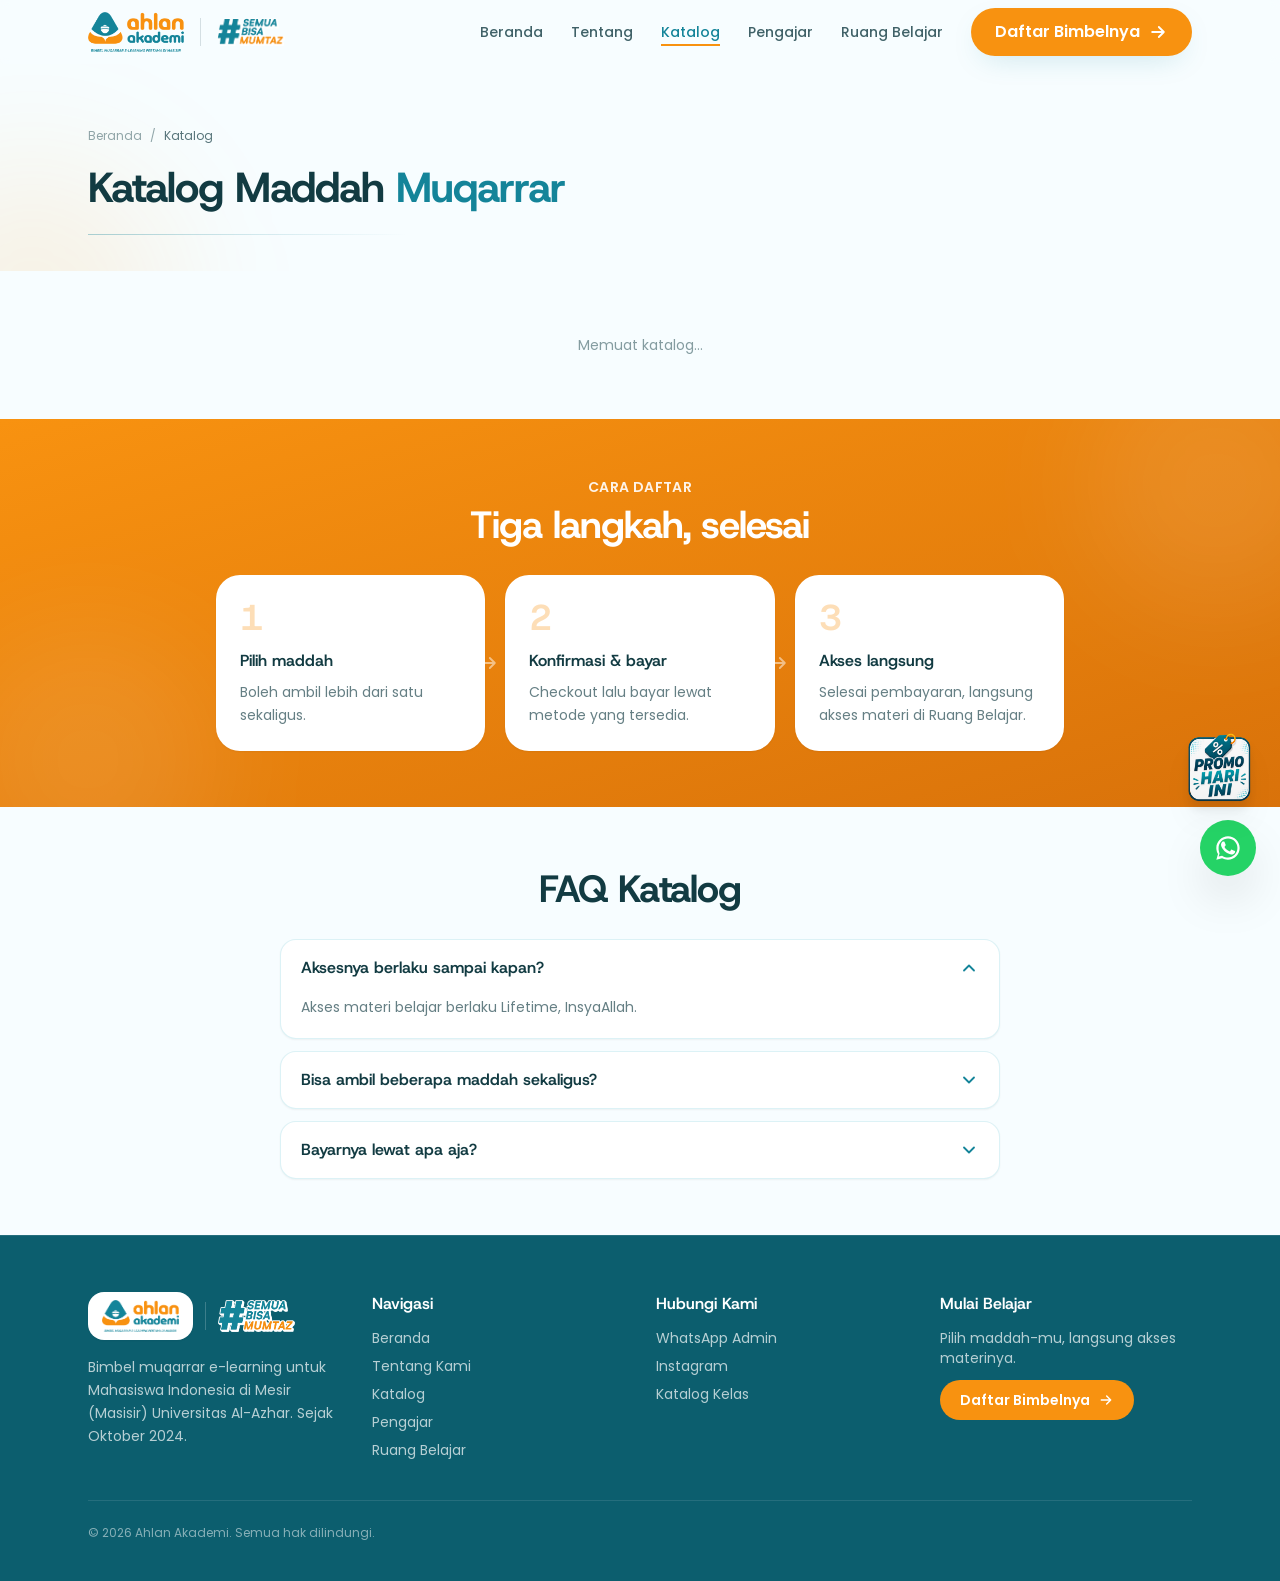
<file: katalog.html>
<!DOCTYPE html>
<html lang="id">
<head>
<meta name="referrer" content="strict-origin-when-cross-origin" />
<meta charset="UTF-8" />
<meta name="viewport" content="width=device-width, initial-scale=1.0, viewport-fit=cover" />
<title>Katalog Maddah — Ahlan Akademi</title>
<meta name="description" content="Katalog lengkap maddah muqarrar Ahlan Akademi. Filter sesuai jurusan, tingkat, dan termin kamu. Video 24/7, rangkuman dwibahasa, kuis interaktif. #SemuaBisaMumtaz" />
<link rel="preconnect" href="https://fonts.googleapis.com">
<link rel="preconnect" href="https://fonts.gstatic.com" crossorigin>
<link href="https://fonts.googleapis.com/css2?family=Host+Grotesk:wght@500;600;700&family=Poppins:wght@300;400;500;600;700&display=swap" rel="stylesheet">
  <script type="module" crossorigin src="/assets/katalog-BsjGpb4_.js"></script>
  <link rel="modulepreload" crossorigin href="/assets/index-MX5f67gf.js">
  <link rel="modulepreload" crossorigin href="/assets/maddahShared-BdVEgvNZ.js">
  <link rel="modulepreload" crossorigin href="/assets/supabaseClient-CgHF4GgC.js">
  <link rel="stylesheet" crossorigin href="/assets/index-CfLR28ao.css">
</head>
<body>
<div id="root"></div>
</body>
</html>
</file>
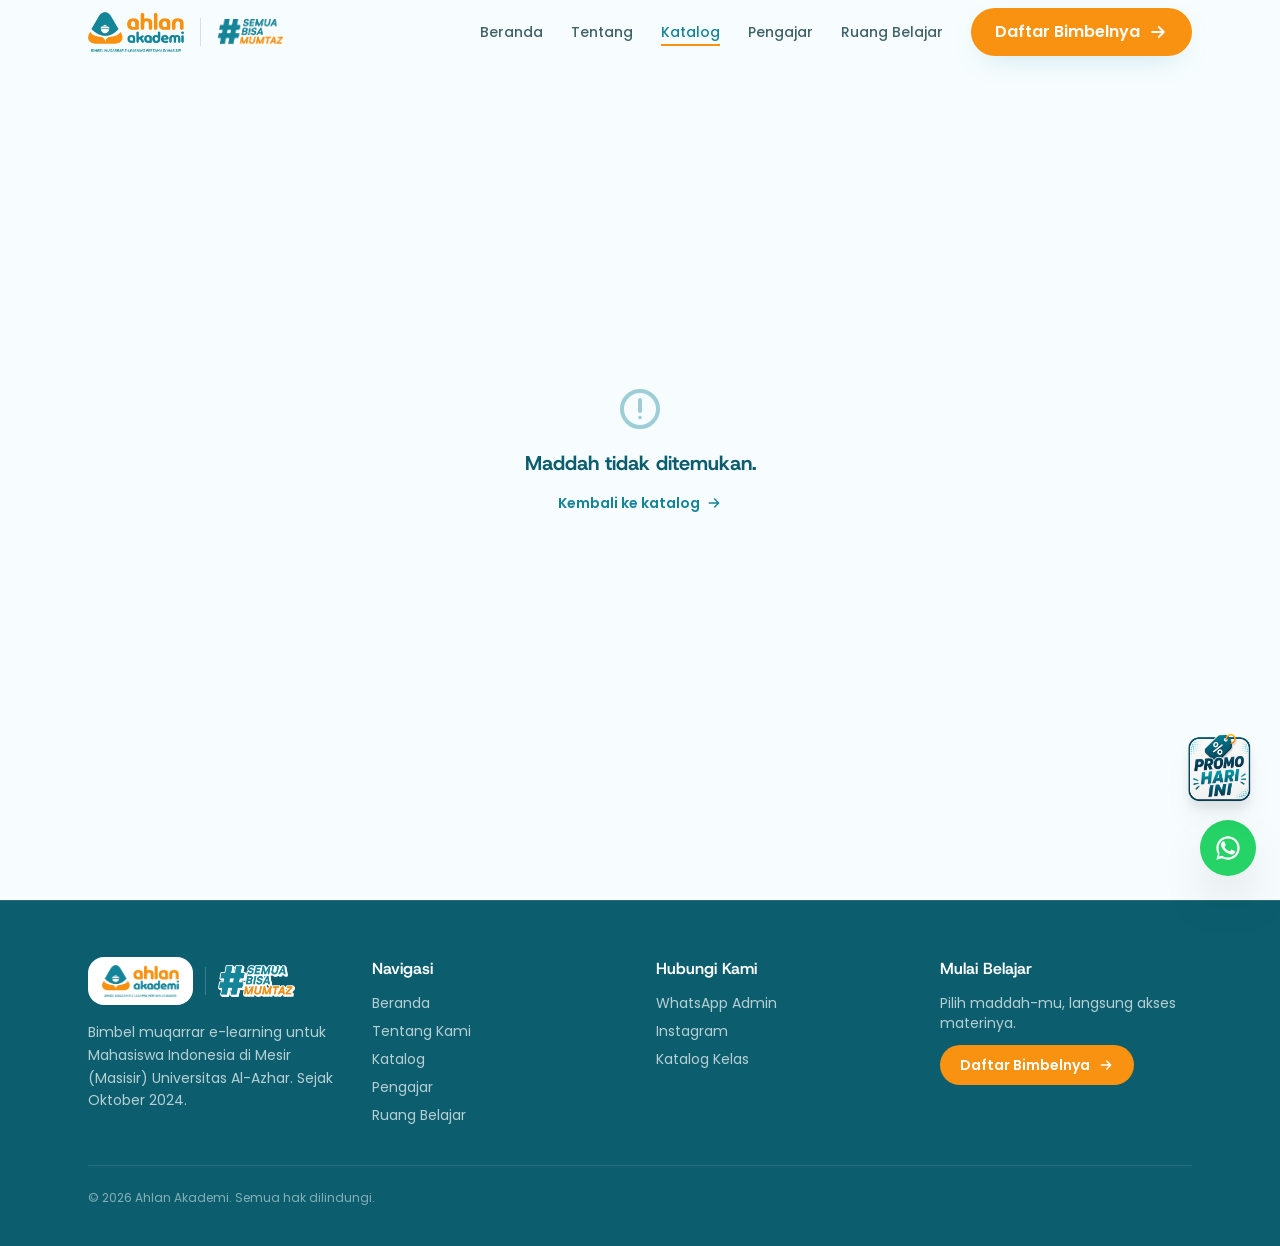
<file: maddah-liveteaching.html>
<!DOCTYPE html>
<html lang="id">
<head>
<meta name="referrer" content="strict-origin-when-cross-origin" />
<meta charset="UTF-8" />
<meta name="viewport" content="width=device-width, initial-scale=1.0, viewport-fit=cover" />
<title>Detail Maddah Live Teaching — Ahlan Akademi</title>
<meta name="description" content="Detail lengkap maddah Live Teaching: belajar online langsung bersama pengajar, jadwal pertemuan, dan cara daftar. #SemuaBisaMumtaz" />
<link rel="preconnect" href="https://fonts.googleapis.com">
<link rel="preconnect" href="https://fonts.gstatic.com" crossorigin>
<link href="https://fonts.googleapis.com/css2?family=Host+Grotesk:wght@500;600;700&family=Poppins:wght@300;400;500;600;700&display=swap" rel="stylesheet">
  <script type="module" crossorigin src="/assets/maddahLiveteaching-B5L6u4TX.js"></script>
  <link rel="modulepreload" crossorigin href="/assets/index-MX5f67gf.js">
  <link rel="modulepreload" crossorigin href="/assets/maddahShared-BdVEgvNZ.js">
  <link rel="modulepreload" crossorigin href="/assets/supabaseClient-CgHF4GgC.js">
  <link rel="stylesheet" crossorigin href="/assets/index-CfLR28ao.css">
</head>
<body>
<div id="root"></div>
</body>
</html>
</file>
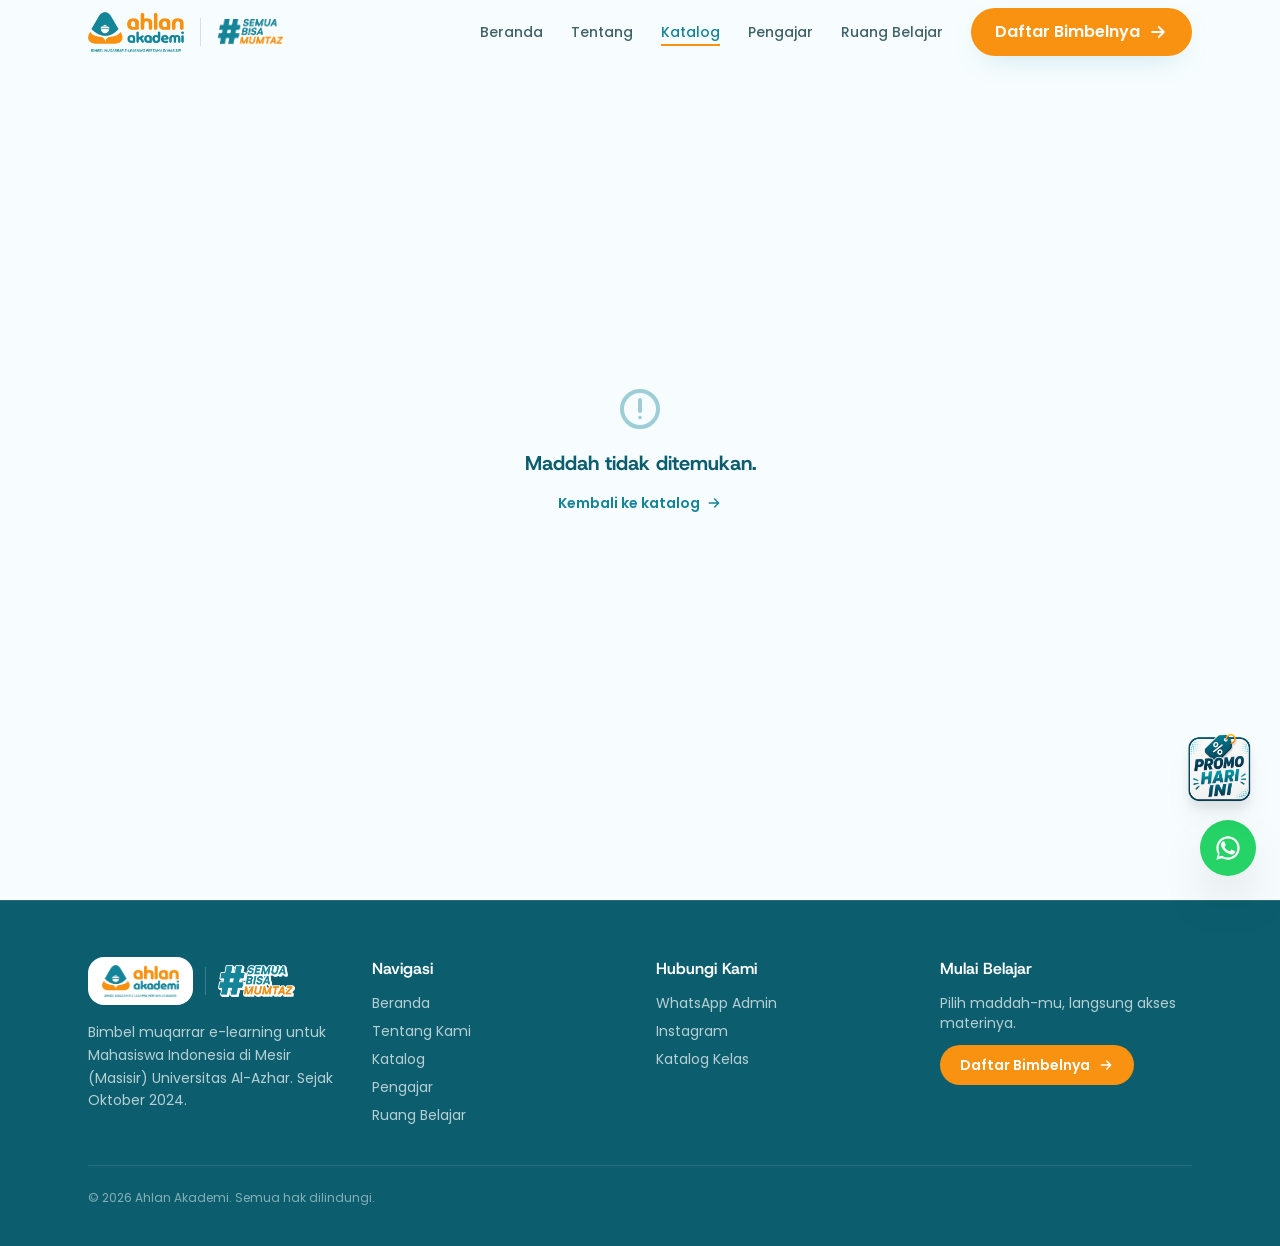
<file: maddah.html>
<!DOCTYPE html>
<html lang="id">
<head>
<meta name="referrer" content="strict-origin-when-cross-origin" />
<meta charset="UTF-8" />
<meta name="viewport" content="width=device-width, initial-scale=1.0, viewport-fit=cover" />
<title>Detail Maddah — Ahlan Akademi</title>
<meta name="description" content="Detail lengkap maddah muqarrar: profil pengajar, isi kelas, dan video trial gratis sebelum kamu daftar. #SemuaBisaMumtaz" />
<link rel="preconnect" href="https://fonts.googleapis.com">
<link rel="preconnect" href="https://fonts.gstatic.com" crossorigin>
<link href="https://fonts.googleapis.com/css2?family=Host+Grotesk:wght@500;600;700&family=Poppins:wght@300;400;500;600;700&display=swap" rel="stylesheet">
  <script type="module" crossorigin src="/assets/maddah-HL0Szh5m.js"></script>
  <link rel="modulepreload" crossorigin href="/assets/index-MX5f67gf.js">
  <link rel="modulepreload" crossorigin href="/assets/maddahShared-BdVEgvNZ.js">
  <link rel="modulepreload" crossorigin href="/assets/supabaseClient-CgHF4GgC.js">
  <link rel="stylesheet" crossorigin href="/assets/index-CfLR28ao.css">
</head>
<body>
<div id="root"></div>
</body>
</html>
</file>
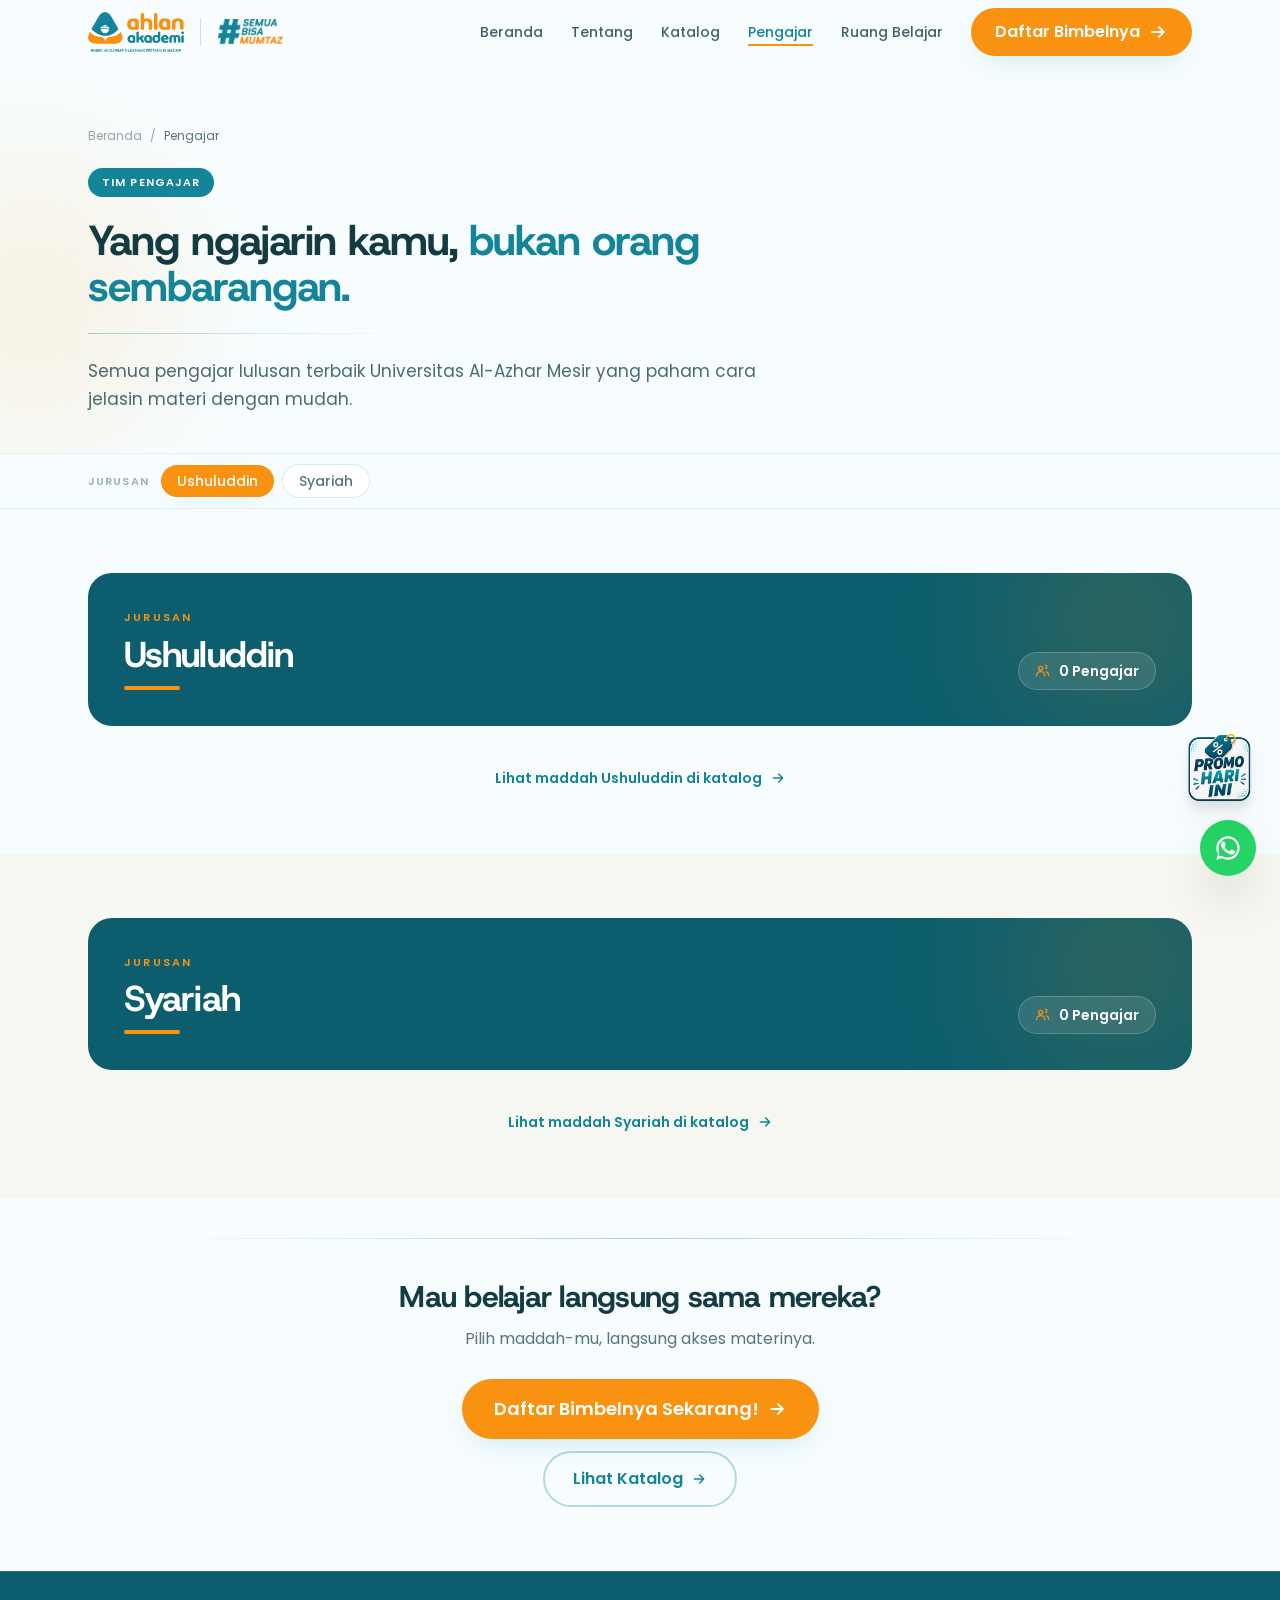
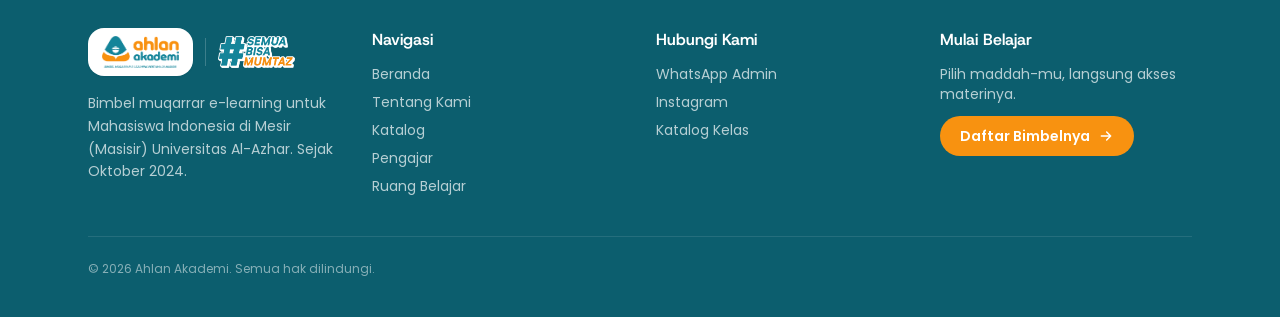
<file: pengajar.html>
<!DOCTYPE html>
<html lang="id">
<head>
<meta name="referrer" content="strict-origin-when-cross-origin" />
<meta charset="UTF-8" />
<meta name="viewport" content="width=device-width, initial-scale=1.0, viewport-fit=cover" />
<title>Pengajar Ahlan Akademi — Tim Pengajar Ushuluddin &amp; Syariah</title>
<meta name="description" content="Kenali tim pengajar Ahlan Akademi: alumni dan mahasiswa pascasarjana Universitas Al-Azhar, dibagi per jurusan Ushuluddin dan Syariah." />
<link rel="preconnect" href="https://fonts.googleapis.com">
<link rel="preconnect" href="https://fonts.gstatic.com" crossorigin>
<link href="https://fonts.googleapis.com/css2?family=Host+Grotesk:wght@500;600;700&family=Poppins:wght@300;400;500;600;700&display=swap" rel="stylesheet">
  <script type="module" crossorigin src="/assets/pengajar-B84rkyVZ.js"></script>
  <link rel="modulepreload" crossorigin href="/assets/index-MX5f67gf.js">
  <link rel="modulepreload" crossorigin href="/assets/supabaseClient-CgHF4GgC.js">
  <link rel="modulepreload" crossorigin href="/assets/pengajarData-Ca7Aq-Gz.js">
  <link rel="stylesheet" crossorigin href="/assets/index-CfLR28ao.css">
  <link rel="stylesheet" crossorigin href="/assets/pengajar-C1ncwrbP.css">
</head>
<body>
<div id="root"></div>
</body>
</html>
</file>
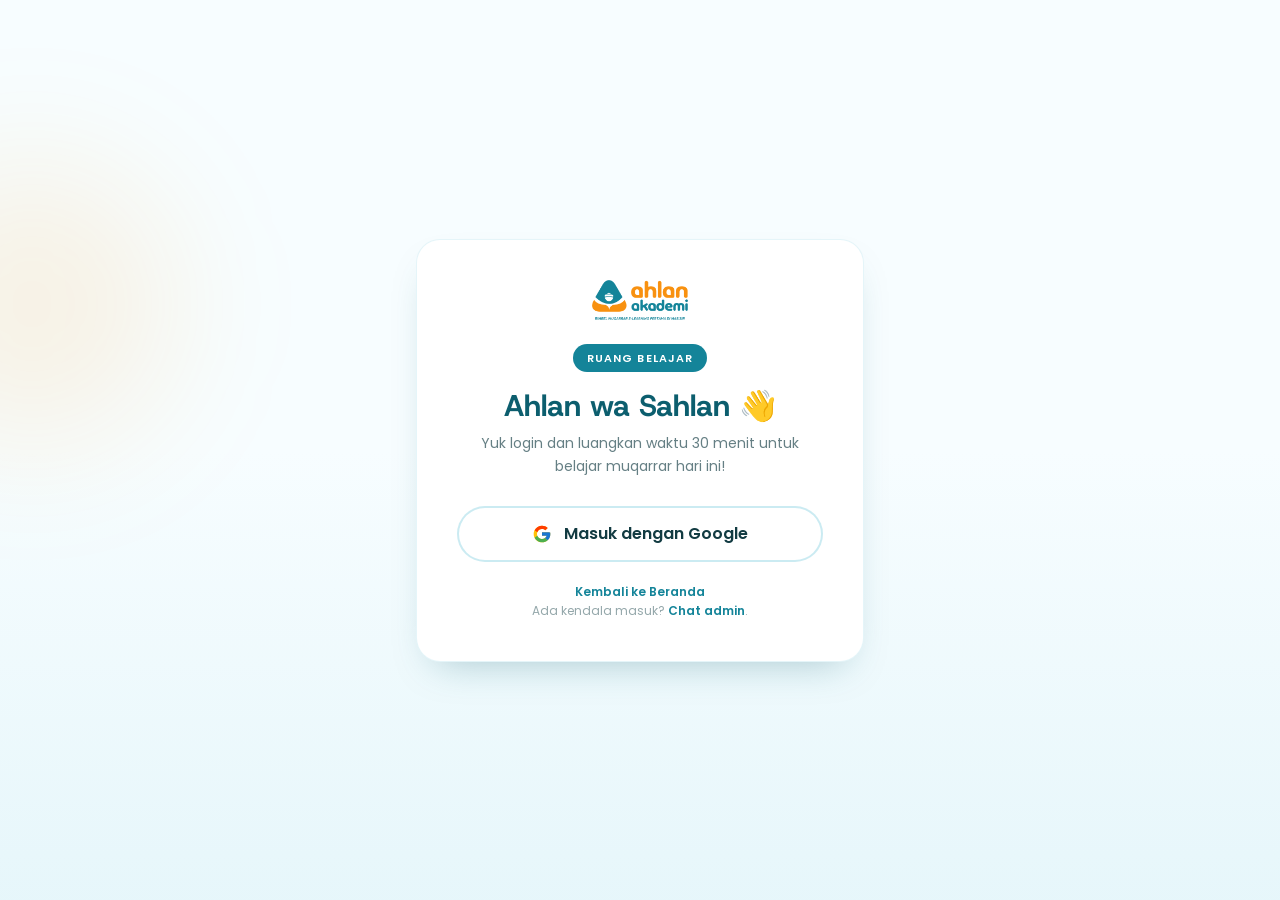
<file: ruang-belajar.html>
<!DOCTYPE html>
<html lang="id">
<head>
<meta name="referrer" content="strict-origin-when-cross-origin" />
<meta charset="UTF-8" />
<meta name="viewport" content="width=device-width, initial-scale=1.0, viewport-fit=cover" />
<title>Ruang Belajar — Ahlan Akademi</title>
<meta name="description" content="Ruang belajar siswa Ahlan Akademi. Akses video muqarrar, rangkuman dwibahasa, kuis digital, dan sertifikat kelulusan. #SemuaBisaMumtaz" />
<meta name="robots" content="noindex, nofollow" />

<link rel="preconnect" href="https://fonts.googleapis.com">
<link rel="preconnect" href="https://fonts.gstatic.com" crossorigin>
<link href="https://fonts.googleapis.com/css2?family=Host+Grotesk:wght@500;600;700&family=Poppins:wght@300;400;500;600;700&display=swap" rel="stylesheet">
  <script type="module" crossorigin src="/assets/main-CZ0A6wiY.js"></script>
  <link rel="stylesheet" crossorigin href="/assets/main-DwXwU5QK.css">
</head>
<body>
<div id="root"></div>
</body>
</html>
</file>
<file: assets/index-CfLR28ao.css>
*,:before,:after{--tw-border-spacing-x: 0;--tw-border-spacing-y: 0;--tw-translate-x: 0;--tw-translate-y: 0;--tw-rotate: 0;--tw-skew-x: 0;--tw-skew-y: 0;--tw-scale-x: 1;--tw-scale-y: 1;--tw-pan-x: ;--tw-pan-y: ;--tw-pinch-zoom: ;--tw-scroll-snap-strictness: proximity;--tw-gradient-from-position: ;--tw-gradient-via-position: ;--tw-gradient-to-position: ;--tw-ordinal: ;--tw-slashed-zero: ;--tw-numeric-figure: ;--tw-numeric-spacing: ;--tw-numeric-fraction: ;--tw-ring-inset: ;--tw-ring-offset-width: 0px;--tw-ring-offset-color: #fff;--tw-ring-color: rgb(59 130 246 / .5);--tw-ring-offset-shadow: 0 0 #0000;--tw-ring-shadow: 0 0 #0000;--tw-shadow: 0 0 #0000;--tw-shadow-colored: 0 0 #0000;--tw-blur: ;--tw-brightness: ;--tw-contrast: ;--tw-grayscale: ;--tw-hue-rotate: ;--tw-invert: ;--tw-saturate: ;--tw-sepia: ;--tw-drop-shadow: ;--tw-backdrop-blur: ;--tw-backdrop-brightness: ;--tw-backdrop-contrast: ;--tw-backdrop-grayscale: ;--tw-backdrop-hue-rotate: ;--tw-backdrop-invert: ;--tw-backdrop-opacity: ;--tw-backdrop-saturate: ;--tw-backdrop-sepia: ;--tw-contain-size: ;--tw-contain-layout: ;--tw-contain-paint: ;--tw-contain-style: }::backdrop{--tw-border-spacing-x: 0;--tw-border-spacing-y: 0;--tw-translate-x: 0;--tw-translate-y: 0;--tw-rotate: 0;--tw-skew-x: 0;--tw-skew-y: 0;--tw-scale-x: 1;--tw-scale-y: 1;--tw-pan-x: ;--tw-pan-y: ;--tw-pinch-zoom: ;--tw-scroll-snap-strictness: proximity;--tw-gradient-from-position: ;--tw-gradient-via-position: ;--tw-gradient-to-position: ;--tw-ordinal: ;--tw-slashed-zero: ;--tw-numeric-figure: ;--tw-numeric-spacing: ;--tw-numeric-fraction: ;--tw-ring-inset: ;--tw-ring-offset-width: 0px;--tw-ring-offset-color: #fff;--tw-ring-color: rgb(59 130 246 / .5);--tw-ring-offset-shadow: 0 0 #0000;--tw-ring-shadow: 0 0 #0000;--tw-shadow: 0 0 #0000;--tw-shadow-colored: 0 0 #0000;--tw-blur: ;--tw-brightness: ;--tw-contrast: ;--tw-grayscale: ;--tw-hue-rotate: ;--tw-invert: ;--tw-saturate: ;--tw-sepia: ;--tw-drop-shadow: ;--tw-backdrop-blur: ;--tw-backdrop-brightness: ;--tw-backdrop-contrast: ;--tw-backdrop-grayscale: ;--tw-backdrop-hue-rotate: ;--tw-backdrop-invert: ;--tw-backdrop-opacity: ;--tw-backdrop-saturate: ;--tw-backdrop-sepia: ;--tw-contain-size: ;--tw-contain-layout: ;--tw-contain-paint: ;--tw-contain-style: }*,:before,:after{box-sizing:border-box;border-width:0;border-style:solid;border-color:#e5e7eb}:before,:after{--tw-content: ""}html,:host{line-height:1.5;-webkit-text-size-adjust:100%;-moz-tab-size:4;-o-tab-size:4;tab-size:4;font-family:ui-sans-serif,system-ui,sans-serif,"Apple Color Emoji","Segoe UI Emoji",Segoe UI Symbol,"Noto Color Emoji";font-feature-settings:normal;font-variation-settings:normal;-webkit-tap-highlight-color:transparent}body{margin:0;line-height:inherit}hr{height:0;color:inherit;border-top-width:1px}abbr:where([title]){-webkit-text-decoration:underline dotted;text-decoration:underline dotted}h1,h2,h3,h4,h5,h6{font-size:inherit;font-weight:inherit}a{color:inherit;text-decoration:inherit}b,strong{font-weight:bolder}code,kbd,samp,pre{font-family:ui-monospace,SFMono-Regular,Menlo,Monaco,Consolas,Liberation Mono,Courier New,monospace;font-feature-settings:normal;font-variation-settings:normal;font-size:1em}small{font-size:80%}sub,sup{font-size:75%;line-height:0;position:relative;vertical-align:baseline}sub{bottom:-.25em}sup{top:-.5em}table{text-indent:0;border-color:inherit;border-collapse:collapse}button,input,optgroup,select,textarea{font-family:inherit;font-feature-settings:inherit;font-variation-settings:inherit;font-size:100%;font-weight:inherit;line-height:inherit;letter-spacing:inherit;color:inherit;margin:0;padding:0}button,select{text-transform:none}button,input:where([type=button]),input:where([type=reset]),input:where([type=submit]){-webkit-appearance:button;background-color:transparent;background-image:none}:-moz-focusring{outline:auto}:-moz-ui-invalid{box-shadow:none}progress{vertical-align:baseline}::-webkit-inner-spin-button,::-webkit-outer-spin-button{height:auto}[type=search]{-webkit-appearance:textfield;outline-offset:-2px}::-webkit-search-decoration{-webkit-appearance:none}::-webkit-file-upload-button{-webkit-appearance:button;font:inherit}summary{display:list-item}blockquote,dl,dd,h1,h2,h3,h4,h5,h6,hr,figure,p,pre{margin:0}fieldset{margin:0;padding:0}legend{padding:0}ol,ul,menu{list-style:none;margin:0;padding:0}dialog{padding:0}textarea{resize:vertical}input::-moz-placeholder,textarea::-moz-placeholder{opacity:1;color:#9ca3af}input::placeholder,textarea::placeholder{opacity:1;color:#9ca3af}button,[role=button]{cursor:pointer}:disabled{cursor:default}img,svg,video,canvas,audio,iframe,embed,object{display:block;vertical-align:middle}img,video{max-width:100%;height:auto}[hidden]:where(:not([hidden=until-found])){display:none}.pointer-events-none{pointer-events:none}.fixed{position:fixed}.absolute{position:absolute}.relative{position:relative}.sticky{position:sticky}.inset-0{top:0;right:0;bottom:0;left:0}.inset-x-0{left:0;right:0}.inset-x-1{left:.25rem;right:.25rem}.-bottom-1{bottom:-.25rem}.-bottom-16{bottom:-4rem}.-bottom-20{bottom:-5rem}.-bottom-24{bottom:-6rem}.-left-10{left:-2.5rem}.-left-14{left:-3.5rem}.-left-16{left:-4rem}.-left-2{left:-.5rem}.-left-20{left:-5rem}.-left-28{left:-7rem}.-left-4{left:-1rem}.-right-10{right:-2.5rem}.-right-12{right:-3rem}.-right-16{right:-4rem}.-right-24{right:-6rem}.-right-3\.5{right:-.875rem}.-right-4{right:-1rem}.-top-10{top:-2.5rem}.-top-14{top:-3.5rem}.-top-16{top:-4rem}.-top-2{top:-.5rem}.-top-24{top:-6rem}.bottom-0{bottom:0}.bottom-10{bottom:2.5rem}.bottom-20{bottom:5rem}.bottom-24{bottom:6rem}.bottom-3{bottom:.75rem}.bottom-4{bottom:1rem}.bottom-60{bottom:15rem}.bottom-\[164px\]{bottom:164px}.left-0{left:0}.left-1\/3{left:33.333333%}.left-3{left:.75rem}.left-3\.5{left:.875rem}.left-4{left:1rem}.left-\[-26px\]{left:-26px}.left-\[20\%\]{left:20%}.right-3{right:.75rem}.right-4{right:1rem}.right-6{right:1.5rem}.right-full{right:100%}.top-0{top:0}.top-1\/2{top:50%}.top-1\/3{top:33.333333%}.top-14{top:3.5rem}.top-16{top:4rem}.top-3{top:.75rem}.top-4{top:1rem}.top-40{top:10rem}.top-6{top:1.5rem}.z-10{z-index:10}.z-30{z-index:30}.z-40{z-index:40}.z-50{z-index:50}.order-1{order:1}.order-2{order:2}.mx-5{margin-left:1.25rem;margin-right:1.25rem}.mx-auto{margin-left:auto;margin-right:auto}.-mr-2{margin-right:-.5rem}.mb-10{margin-bottom:2.5rem}.mb-3{margin-bottom:.75rem}.mb-4{margin-bottom:1rem}.ml-1{margin-left:.25rem}.mr-1{margin-right:.25rem}.mr-3{margin-right:.75rem}.mt-0\.5{margin-top:.125rem}.mt-1{margin-top:.25rem}.mt-1\.5{margin-top:.375rem}.mt-10{margin-top:2.5rem}.mt-14{margin-top:3.5rem}.mt-2{margin-top:.5rem}.mt-2\.5{margin-top:.625rem}.mt-3{margin-top:.75rem}.mt-3\.5{margin-top:.875rem}.mt-4{margin-top:1rem}.mt-5{margin-top:1.25rem}.mt-6{margin-top:1.5rem}.mt-7{margin-top:1.75rem}.mt-8{margin-top:2rem}.mt-9{margin-top:2.25rem}.mt-\[7px\]{margin-top:7px}.line-clamp-3{overflow:hidden;display:-webkit-box;-webkit-box-orient:vertical;-webkit-line-clamp:3}.block{display:block}.inline-block{display:inline-block}.flex{display:flex}.inline-flex{display:inline-flex}.grid{display:grid}.hidden{display:none}.aspect-\[4\/3\]{aspect-ratio:4/3}.aspect-square{aspect-ratio:1 / 1}.aspect-video{aspect-ratio:16 / 9}.h-1{height:.25rem}.h-1\.5{height:.375rem}.h-10{height:2.5rem}.h-11{height:2.75rem}.h-12{height:3rem}.h-14{height:3.5rem}.h-16{height:4rem}.h-2{height:.5rem}.h-2\.5{height:.625rem}.h-20{height:5rem}.h-28{height:7rem}.h-3{height:.75rem}.h-3\.5{height:.875rem}.h-4{height:1rem}.h-5{height:1.25rem}.h-52{height:13rem}.h-56{height:14rem}.h-6{height:1.5rem}.h-60{height:15rem}.h-64{height:16rem}.h-7{height:1.75rem}.h-72{height:18rem}.h-8{height:2rem}.h-80{height:20rem}.h-9{height:2.25rem}.h-\[22px\]{height:22px}.h-\[26rem\]{height:26rem}.h-full{height:100%}.h-px{height:1px}.max-h-0{max-height:0px}.max-h-96{max-height:24rem}.min-h-screen{min-height:100vh}.w-0{width:0px}.w-1\.5{width:.375rem}.w-10{width:2.5rem}.w-11{width:2.75rem}.w-12{width:3rem}.w-14{width:3.5rem}.w-16{width:4rem}.w-2{width:.5rem}.w-2\.5{width:.625rem}.w-2\/3{width:66.666667%}.w-20{width:5rem}.w-28{width:7rem}.w-3{width:.75rem}.w-3\.5{width:.875rem}.w-4{width:1rem}.w-5{width:1.25rem}.w-52{width:13rem}.w-56{width:14rem}.w-6{width:1.5rem}.w-64{width:16rem}.w-7{width:1.75rem}.w-72{width:18rem}.w-8{width:2rem}.w-80{width:20rem}.w-9{width:2.25rem}.w-\[22px\]{width:22px}.w-\[26rem\]{width:26rem}.w-\[280px\]{width:280px}.w-auto{width:auto}.w-full{width:100%}.w-max{width:-moz-max-content;width:max-content}.w-px{width:1px}.min-w-0{min-width:0px}.max-w-2xl{max-width:42rem}.max-w-3xl{max-width:48rem}.max-w-4xl{max-width:56rem}.max-w-5xl{max-width:64rem}.max-w-6xl{max-width:72rem}.max-w-\[280px\]{max-width:280px}.max-w-\[300px\]{max-width:300px}.max-w-\[380px\]{max-width:380px}.max-w-lg{max-width:32rem}.max-w-md{max-width:28rem}.max-w-sm{max-width:24rem}.max-w-xl{max-width:36rem}.max-w-xs{max-width:20rem}.flex-1{flex:1 1 0%}.shrink-0{flex-shrink:0}.origin-left{transform-origin:left}.-translate-y-1\/2{--tw-translate-y: -50%;transform:translate(var(--tw-translate-x),var(--tw-translate-y)) rotate(var(--tw-rotate)) skew(var(--tw-skew-x)) skewY(var(--tw-skew-y)) scaleX(var(--tw-scale-x)) scaleY(var(--tw-scale-y))}.translate-x-1{--tw-translate-x: .25rem;transform:translate(var(--tw-translate-x),var(--tw-translate-y)) rotate(var(--tw-rotate)) skew(var(--tw-skew-x)) skewY(var(--tw-skew-y)) scaleX(var(--tw-scale-x)) scaleY(var(--tw-scale-y))}.translate-y-0{--tw-translate-y: 0px;transform:translate(var(--tw-translate-x),var(--tw-translate-y)) rotate(var(--tw-rotate)) skew(var(--tw-skew-x)) skewY(var(--tw-skew-y)) scaleX(var(--tw-scale-x)) scaleY(var(--tw-scale-y))}.translate-y-24{--tw-translate-y: 6rem;transform:translate(var(--tw-translate-x),var(--tw-translate-y)) rotate(var(--tw-rotate)) skew(var(--tw-skew-x)) skewY(var(--tw-skew-y)) scaleX(var(--tw-scale-x)) scaleY(var(--tw-scale-y))}.translate-y-3{--tw-translate-y: .75rem;transform:translate(var(--tw-translate-x),var(--tw-translate-y)) rotate(var(--tw-rotate)) skew(var(--tw-skew-x)) skewY(var(--tw-skew-y)) scaleX(var(--tw-scale-x)) scaleY(var(--tw-scale-y))}.-rotate-90{--tw-rotate: -90deg;transform:translate(var(--tw-translate-x),var(--tw-translate-y)) rotate(var(--tw-rotate)) skew(var(--tw-skew-x)) skewY(var(--tw-skew-y)) scaleX(var(--tw-scale-x)) scaleY(var(--tw-scale-y))}.rotate-0{--tw-rotate: 0deg;transform:translate(var(--tw-translate-x),var(--tw-translate-y)) rotate(var(--tw-rotate)) skew(var(--tw-skew-x)) skewY(var(--tw-skew-y)) scaleX(var(--tw-scale-x)) scaleY(var(--tw-scale-y))}.rotate-180{--tw-rotate: 180deg;transform:translate(var(--tw-translate-x),var(--tw-translate-y)) rotate(var(--tw-rotate)) skew(var(--tw-skew-x)) skewY(var(--tw-skew-y)) scaleX(var(--tw-scale-x)) scaleY(var(--tw-scale-y))}.rotate-45{--tw-rotate: 45deg;transform:translate(var(--tw-translate-x),var(--tw-translate-y)) rotate(var(--tw-rotate)) skew(var(--tw-skew-x)) skewY(var(--tw-skew-y)) scaleX(var(--tw-scale-x)) scaleY(var(--tw-scale-y))}.rotate-90{--tw-rotate: 90deg;transform:translate(var(--tw-translate-x),var(--tw-translate-y)) rotate(var(--tw-rotate)) skew(var(--tw-skew-x)) skewY(var(--tw-skew-y)) scaleX(var(--tw-scale-x)) scaleY(var(--tw-scale-y))}.scale-125{--tw-scale-x: 1.25;--tw-scale-y: 1.25;transform:translate(var(--tw-translate-x),var(--tw-translate-y)) rotate(var(--tw-rotate)) skew(var(--tw-skew-x)) skewY(var(--tw-skew-y)) scaleX(var(--tw-scale-x)) scaleY(var(--tw-scale-y))}.scale-x-0{--tw-scale-x: 0;transform:translate(var(--tw-translate-x),var(--tw-translate-y)) rotate(var(--tw-rotate)) skew(var(--tw-skew-x)) skewY(var(--tw-skew-y)) scaleX(var(--tw-scale-x)) scaleY(var(--tw-scale-y))}.transform{transform:translate(var(--tw-translate-x),var(--tw-translate-y)) rotate(var(--tw-rotate)) skew(var(--tw-skew-x)) skewY(var(--tw-skew-y)) scaleX(var(--tw-scale-x)) scaleY(var(--tw-scale-y))}@keyframes pulse{50%{opacity:.5}}.animate-pulse{animation:pulse 2s cubic-bezier(.4,0,.6,1) infinite}@keyframes spin{to{transform:rotate(360deg)}}.animate-spin{animation:spin 1s linear infinite}.cursor-pointer{cursor:pointer}.touch-pan-y{--tw-pan-y: pan-y;touch-action:var(--tw-pan-x) var(--tw-pan-y) var(--tw-pinch-zoom)}.select-none{-webkit-user-select:none;-moz-user-select:none;user-select:none}.appearance-none{-webkit-appearance:none;-moz-appearance:none;appearance:none}.grid-cols-1{grid-template-columns:repeat(1,minmax(0,1fr))}.grid-cols-2{grid-template-columns:repeat(2,minmax(0,1fr))}.grid-cols-3{grid-template-columns:repeat(3,minmax(0,1fr))}.flex-col{flex-direction:column}.flex-wrap{flex-wrap:wrap}.place-items-center{place-items:center}.items-start{align-items:flex-start}.items-end{align-items:flex-end}.items-center{align-items:center}.items-baseline{align-items:baseline}.items-stretch{align-items:stretch}.justify-center{justify-content:center}.justify-between{justify-content:space-between}.gap-0\.5{gap:.125rem}.gap-1{gap:.25rem}.gap-1\.5{gap:.375rem}.gap-10{gap:2.5rem}.gap-2{gap:.5rem}.gap-2\.5{gap:.625rem}.gap-3{gap:.75rem}.gap-3\.5{gap:.875rem}.gap-4{gap:1rem}.gap-5{gap:1.25rem}.gap-6{gap:1.5rem}.gap-7{gap:1.75rem}.gap-8{gap:2rem}.space-y-2>:not([hidden])~:not([hidden]){--tw-space-y-reverse: 0;margin-top:calc(.5rem * calc(1 - var(--tw-space-y-reverse)));margin-bottom:calc(.5rem * var(--tw-space-y-reverse))}.space-y-2\.5>:not([hidden])~:not([hidden]){--tw-space-y-reverse: 0;margin-top:calc(.625rem * calc(1 - var(--tw-space-y-reverse)));margin-bottom:calc(.625rem * var(--tw-space-y-reverse))}.space-y-3>:not([hidden])~:not([hidden]){--tw-space-y-reverse: 0;margin-top:calc(.75rem * calc(1 - var(--tw-space-y-reverse)));margin-bottom:calc(.75rem * var(--tw-space-y-reverse))}.space-y-4>:not([hidden])~:not([hidden]){--tw-space-y-reverse: 0;margin-top:calc(1rem * calc(1 - var(--tw-space-y-reverse)));margin-bottom:calc(1rem * var(--tw-space-y-reverse))}.space-y-5>:not([hidden])~:not([hidden]){--tw-space-y-reverse: 0;margin-top:calc(1.25rem * calc(1 - var(--tw-space-y-reverse)));margin-bottom:calc(1.25rem * var(--tw-space-y-reverse))}.divide-y>:not([hidden])~:not([hidden]){--tw-divide-y-reverse: 0;border-top-width:calc(1px * calc(1 - var(--tw-divide-y-reverse)));border-bottom-width:calc(1px * var(--tw-divide-y-reverse))}.self-start{align-self:flex-start}.overflow-hidden{overflow:hidden}.overflow-x-auto{overflow-x:auto}.truncate{overflow:hidden;text-overflow:ellipsis;white-space:nowrap}.whitespace-nowrap{white-space:nowrap}.rounded-2xl{border-radius:1rem}.rounded-3xl{border-radius:1.5rem}.rounded-\[28px\]{border-radius:28px}.rounded-\[32px\]{border-radius:32px}.rounded-full{border-radius:9999px}.rounded-lg{border-radius:.5rem}.rounded-xl{border-radius:.75rem}.border{border-width:1px}.border-2{border-width:2px}.border-\[3px\]{border-width:3px}.border-y{border-top-width:1px;border-bottom-width:1px}.border-t{border-top-width:1px}.border-dashed{border-style:dashed}.border-\[\#0A1730\]\/15{border-color:#0a173026}.border-\[\#D3B072\]\/30{border-color:#d3b0724d}.border-red-100{--tw-border-opacity: 1;border-color:rgb(254 226 226 / var(--tw-border-opacity, 1))}.border-sea{--tw-border-opacity: 1;border-color:rgb(20 132 153 / var(--tw-border-opacity, 1))}.border-sea\/25{border-color:#14849940}.border-sea\/30{border-color:#1484994d}.border-sea\/35{border-color:#14849959}.border-sea\/40{border-color:#14849966}.border-sky\/15{border-color:#53bcd326}.border-sky\/20{border-color:#53bcd333}.border-sky\/25{border-color:#53bcd340}.border-sky\/30{border-color:#53bcd34d}.border-sky\/40{border-color:#53bcd366}.border-sun{--tw-border-opacity: 1;border-color:rgb(248 146 16 / var(--tw-border-opacity, 1))}.border-white\/10{border-color:#ffffff1a}.border-white\/20{border-color:#fff3}.border-white\/25{border-color:#ffffff40}.border-t-sea{--tw-border-opacity: 1;border-top-color:rgb(20 132 153 / var(--tw-border-opacity, 1))}.bg-\[\#0A1730\]{--tw-bg-opacity: 1;background-color:rgb(10 23 48 / var(--tw-bg-opacity, 1))}.bg-\[\#0A1730\]\/10{background-color:#0a17301a}.bg-\[\#0A1730\]\/20{background-color:#0a173033}.bg-\[\#0D1E3E\]\/95{background-color:#0d1e3ef2}.bg-\[\#25D366\]{--tw-bg-opacity: 1;background-color:rgb(37 211 102 / var(--tw-bg-opacity, 1))}.bg-black{--tw-bg-opacity: 1;background-color:rgb(0 0 0 / var(--tw-bg-opacity, 1))}.bg-deep{--tw-bg-opacity: 1;background-color:rgb(12 94 110 / var(--tw-bg-opacity, 1))}.bg-deep\/85{background-color:#0c5e6ed9}.bg-ink\/15{background-color:#123b4226}.bg-ink\/5{background-color:#123b420d}.bg-paper{--tw-bg-opacity: 1;background-color:rgb(247 253 255 / var(--tw-bg-opacity, 1))}.bg-paper\/60{background-color:#f7fdff99}.bg-paper\/85{background-color:#f7fdffd9}.bg-paper\/90{background-color:#f7fdffe6}.bg-paper\/95{background-color:#f7fdfff2}.bg-red-50{--tw-bg-opacity: 1;background-color:rgb(254 242 242 / var(--tw-bg-opacity, 1))}.bg-sand{--tw-bg-opacity: 1;background-color:rgb(246 238 221 / var(--tw-bg-opacity, 1))}.bg-sand\/40{background-color:#f6eedd66}.bg-sea{--tw-bg-opacity: 1;background-color:rgb(20 132 153 / var(--tw-bg-opacity, 1))}.bg-sea\/10{background-color:#1484991a}.bg-sea\/30{background-color:#1484994d}.bg-sea\/50{background-color:#14849980}.bg-sky\/10{background-color:#53bcd31a}.bg-sky\/15{background-color:#53bcd326}.bg-sky\/20{background-color:#53bcd333}.bg-sky\/25{background-color:#53bcd340}.bg-sky\/30{background-color:#53bcd34d}.bg-sky\/35{background-color:#53bcd359}.bg-sky\/40{background-color:#53bcd366}.bg-sun{--tw-bg-opacity: 1;background-color:rgb(248 146 16 / var(--tw-bg-opacity, 1))}.bg-sun\/10{background-color:#f892101a}.bg-sun\/15{background-color:#f8921026}.bg-sun\/20{background-color:#f8921033}.bg-sun\/25{background-color:#f8921040}.bg-sun\/90{background-color:#f89210e6}.bg-white{--tw-bg-opacity: 1;background-color:rgb(255 255 255 / var(--tw-bg-opacity, 1))}.bg-white\/10{background-color:#ffffff1a}.bg-white\/15{background-color:#ffffff26}.bg-white\/20{background-color:#fff3}.bg-white\/25{background-color:#ffffff40}.bg-white\/30{background-color:#ffffff4d}.bg-white\/60{background-color:#fff9}.bg-white\/90{background-color:#ffffffe6}.bg-white\/95{background-color:#fffffff2}.bg-gradient-to-b{background-image:linear-gradient(to bottom,var(--tw-gradient-stops))}.bg-gradient-to-br{background-image:linear-gradient(to bottom right,var(--tw-gradient-stops))}.bg-gradient-to-r{background-image:linear-gradient(to right,var(--tw-gradient-stops))}.bg-gradient-to-t{background-image:linear-gradient(to top,var(--tw-gradient-stops))}.from-\[\#F1DDAE\]{--tw-gradient-from: #F1DDAE var(--tw-gradient-from-position);--tw-gradient-to: rgb(241 221 174 / 0) var(--tw-gradient-to-position);--tw-gradient-stops: var(--tw-gradient-from), var(--tw-gradient-to)}.from-\[\#F2D89B\]{--tw-gradient-from: #F2D89B var(--tw-gradient-from-position);--tw-gradient-to: rgb(242 216 155 / 0) var(--tw-gradient-to-position);--tw-gradient-stops: var(--tw-gradient-from), var(--tw-gradient-to)}.from-\[\#FFB648\]{--tw-gradient-from: #FFB648 var(--tw-gradient-from-position);--tw-gradient-to: rgb(255 182 72 / 0) var(--tw-gradient-to-position);--tw-gradient-stops: var(--tw-gradient-from), var(--tw-gradient-to)}.from-deep{--tw-gradient-from: #0C5E6E var(--tw-gradient-from-position);--tw-gradient-to: rgb(12 94 110 / 0) var(--tw-gradient-to-position);--tw-gradient-stops: var(--tw-gradient-from), var(--tw-gradient-to)}.from-deep\/35{--tw-gradient-from: rgb(12 94 110 / .35) var(--tw-gradient-from-position);--tw-gradient-to: rgb(12 94 110 / 0) var(--tw-gradient-to-position);--tw-gradient-stops: var(--tw-gradient-from), var(--tw-gradient-to)}.from-deep\/40{--tw-gradient-from: rgb(12 94 110 / .4) var(--tw-gradient-from-position);--tw-gradient-to: rgb(12 94 110 / 0) var(--tw-gradient-to-position);--tw-gradient-stops: var(--tw-gradient-from), var(--tw-gradient-to)}.from-sky{--tw-gradient-from: #53BCD3 var(--tw-gradient-from-position);--tw-gradient-to: rgb(83 188 211 / 0) var(--tw-gradient-to-position);--tw-gradient-stops: var(--tw-gradient-from), var(--tw-gradient-to)}.from-sky\/30{--tw-gradient-from: rgb(83 188 211 / .3) var(--tw-gradient-from-position);--tw-gradient-to: rgb(83 188 211 / 0) var(--tw-gradient-to-position);--tw-gradient-stops: var(--tw-gradient-from), var(--tw-gradient-to)}.from-sky\/35{--tw-gradient-from: rgb(83 188 211 / .35) var(--tw-gradient-from-position);--tw-gradient-to: rgb(83 188 211 / 0) var(--tw-gradient-to-position);--tw-gradient-stops: var(--tw-gradient-from), var(--tw-gradient-to)}.from-sun{--tw-gradient-from: #F89210 var(--tw-gradient-from-position);--tw-gradient-to: rgb(248 146 16 / 0) var(--tw-gradient-to-position);--tw-gradient-stops: var(--tw-gradient-from), var(--tw-gradient-to)}.from-white\/10{--tw-gradient-from: rgb(255 255 255 / .1) var(--tw-gradient-from-position);--tw-gradient-to: rgb(255 255 255 / 0) var(--tw-gradient-to-position);--tw-gradient-stops: var(--tw-gradient-from), var(--tw-gradient-to)}.via-\[\#E3BE72\]{--tw-gradient-to: rgb(227 190 114 / 0) var(--tw-gradient-to-position);--tw-gradient-stops: var(--tw-gradient-from), #E3BE72 var(--tw-gradient-via-position), var(--tw-gradient-to)}.via-\[\#FFA23D\]{--tw-gradient-to: rgb(255 162 61 / 0) var(--tw-gradient-to-position);--tw-gradient-stops: var(--tw-gradient-from), #FFA23D var(--tw-gradient-via-position), var(--tw-gradient-to)}.via-deep{--tw-gradient-to: rgb(12 94 110 / 0) var(--tw-gradient-to-position);--tw-gradient-stops: var(--tw-gradient-from), #0C5E6E var(--tw-gradient-via-position), var(--tw-gradient-to)}.via-sea{--tw-gradient-to: rgb(20 132 153 / 0) var(--tw-gradient-to-position);--tw-gradient-stops: var(--tw-gradient-from), #148499 var(--tw-gradient-via-position), var(--tw-gradient-to)}.via-sun{--tw-gradient-to: rgb(248 146 16 / 0) var(--tw-gradient-to-position);--tw-gradient-stops: var(--tw-gradient-from), #F89210 var(--tw-gradient-via-position), var(--tw-gradient-to)}.via-transparent{--tw-gradient-to: rgb(0 0 0 / 0) var(--tw-gradient-to-position);--tw-gradient-stops: var(--tw-gradient-from), transparent var(--tw-gradient-via-position), var(--tw-gradient-to)}.to-\[\#C79C4F\]{--tw-gradient-to: #C79C4F var(--tw-gradient-to-position)}.to-\[\#C96700\]{--tw-gradient-to: #C96700 var(--tw-gradient-to-position)}.to-\[\#C99C44\]{--tw-gradient-to: #C99C44 var(--tw-gradient-to-position)}.to-\[\#D9720A\]{--tw-gradient-to: #D9720A var(--tw-gradient-to-position)}.to-\[\#FFC873\]{--tw-gradient-to: #FFC873 var(--tw-gradient-to-position)}.to-\[\#e07d00\]{--tw-gradient-to: #e07d00 var(--tw-gradient-to-position)}.to-deep{--tw-gradient-to: #0C5E6E var(--tw-gradient-to-position)}.to-sand{--tw-gradient-to: #F6EEDD var(--tw-gradient-to-position)}.to-sea{--tw-gradient-to: #148499 var(--tw-gradient-to-position)}.to-sea\/45{--tw-gradient-to: rgb(20 132 153 / .45) var(--tw-gradient-to-position)}.to-sky{--tw-gradient-to: #53BCD3 var(--tw-gradient-to-position)}.to-transparent{--tw-gradient-to: transparent var(--tw-gradient-to-position)}.object-contain{-o-object-fit:contain;object-fit:contain}.object-cover{-o-object-fit:cover;object-fit:cover}.object-\[center_20\%\]{-o-object-position:center 20%;object-position:center 20%}.object-\[center_22\%\]{-o-object-position:center 22%;object-position:center 22%}.p-1\.5{padding:.375rem}.p-2{padding:.5rem}.p-2\.5{padding:.625rem}.p-3{padding:.75rem}.p-4{padding:1rem}.p-5{padding:1.25rem}.p-6{padding:1.5rem}.p-8{padding:2rem}.px-1{padding-left:.25rem;padding-right:.25rem}.px-2{padding-left:.5rem;padding-right:.5rem}.px-2\.5{padding-left:.625rem;padding-right:.625rem}.px-3{padding-left:.75rem;padding-right:.75rem}.px-3\.5{padding-left:.875rem;padding-right:.875rem}.px-4{padding-left:1rem;padding-right:1rem}.px-5{padding-left:1.25rem;padding-right:1.25rem}.px-6{padding-left:1.5rem;padding-right:1.5rem}.px-7{padding-left:1.75rem;padding-right:1.75rem}.px-8{padding-left:2rem;padding-right:2rem}.py-0\.5{padding-top:.125rem;padding-bottom:.125rem}.py-1{padding-top:.25rem;padding-bottom:.25rem}.py-1\.5{padding-top:.375rem;padding-bottom:.375rem}.py-10{padding-top:2.5rem;padding-bottom:2.5rem}.py-11{padding-top:2.75rem;padding-bottom:2.75rem}.py-12{padding-top:3rem;padding-bottom:3rem}.py-14{padding-top:3.5rem;padding-bottom:3.5rem}.py-16{padding-top:4rem;padding-bottom:4rem}.py-2{padding-top:.5rem;padding-bottom:.5rem}.py-2\.5{padding-top:.625rem;padding-bottom:.625rem}.py-3{padding-top:.75rem;padding-bottom:.75rem}.py-3\.5{padding-top:.875rem;padding-bottom:.875rem}.py-4{padding-top:1rem;padding-bottom:1rem}.py-7{padding-top:1.75rem;padding-bottom:1.75rem}.py-8{padding-top:2rem;padding-bottom:2rem}.py-\[14px\]{padding-top:14px;padding-bottom:14px}.pb-0{padding-bottom:0}.pb-14{padding-bottom:3.5rem}.pb-16{padding-bottom:4rem}.pb-24{padding-bottom:6rem}.pb-28{padding-bottom:7rem}.pb-4{padding-bottom:1rem}.pb-5{padding-bottom:1.25rem}.pb-6{padding-bottom:1.5rem}.pb-7{padding-bottom:1.75rem}.pb-8{padding-bottom:2rem}.pl-10{padding-left:2.5rem}.pl-2{padding-left:.5rem}.pl-3\.5{padding-left:.875rem}.pl-4{padding-left:1rem}.pl-5{padding-left:1.25rem}.pr-3\.5{padding-right:.875rem}.pr-4{padding-right:1rem}.pr-9{padding-right:2.25rem}.pt-0\.5{padding-top:.125rem}.pt-1{padding-top:.25rem}.pt-10{padding-top:2.5rem}.pt-14{padding-top:3.5rem}.pt-2{padding-top:.5rem}.pt-24{padding-top:6rem}.pt-28{padding-top:7rem}.pt-3{padding-top:.75rem}.pt-4{padding-top:1rem}.pt-5{padding-top:1.25rem}.pt-6{padding-top:1.5rem}.text-left{text-align:left}.text-center{text-align:center}.text-justify{text-align:justify}.font-display{font-family:Host Grotesk,system-ui,sans-serif}.text-2xl{font-size:1.5rem;line-height:2rem}.text-3xl{font-size:1.875rem;line-height:2.25rem}.text-4xl{font-size:2.25rem;line-height:2.5rem}.text-5xl{font-size:3rem;line-height:1}.text-\[10\.5px\]{font-size:10.5px}.text-\[10px\]{font-size:10px}.text-\[11\.5px\]{font-size:11.5px}.text-\[11px\]{font-size:11px}.text-\[12\.5px\]{font-size:12.5px}.text-\[13px\]{font-size:13px}.text-\[15px\]{font-size:15px}.text-\[17px\]{font-size:17px}.text-\[28px\]{font-size:28px}.text-\[32px\]{font-size:32px}.text-\[34px\]{font-size:34px}.text-\[9\.5px\]{font-size:9.5px}.text-\[9px\]{font-size:9px}.text-base{font-size:1rem;line-height:1.5rem}.text-lg{font-size:1.125rem;line-height:1.75rem}.text-sm{font-size:.875rem;line-height:1.25rem}.text-xl{font-size:1.25rem;line-height:1.75rem}.text-xs{font-size:.75rem;line-height:1rem}.font-bold{font-weight:700}.font-extrabold{font-weight:800}.font-medium{font-weight:500}.font-semibold{font-weight:600}.uppercase{text-transform:uppercase}.italic{font-style:italic}.not-italic{font-style:normal}.tabular-nums{--tw-numeric-spacing: tabular-nums;font-variant-numeric:var(--tw-ordinal) var(--tw-slashed-zero) var(--tw-numeric-figure) var(--tw-numeric-spacing) var(--tw-numeric-fraction)}.leading-\[1\.08\]{line-height:1.08}.leading-\[1\.1\]{line-height:1.1}.leading-none{line-height:1}.leading-relaxed{line-height:1.625}.leading-snug{line-height:1.375}.leading-tight{line-height:1.25}.tracking-\[\.12em\]{letter-spacing:.12em}.tracking-\[0\.2em\]{letter-spacing:.2em}.tracking-tight{letter-spacing:-.025em}.tracking-wide{letter-spacing:.025em}.tracking-widest{letter-spacing:.1em}.text-\[\#0A1730\]{--tw-text-opacity: 1;color:rgb(10 23 48 / var(--tw-text-opacity, 1))}.text-\[\#0A1730\]\/55{color:#0a17308c}.text-\[\#0A1730\]\/70{color:#0a1730b3}.text-\[\#F1DDAE\]{--tw-text-opacity: 1;color:rgb(241 221 174 / var(--tw-text-opacity, 1))}.text-deep{--tw-text-opacity: 1;color:rgb(12 94 110 / var(--tw-text-opacity, 1))}.text-ink{--tw-text-opacity: 1;color:rgb(18 59 66 / var(--tw-text-opacity, 1))}.text-ink\/30{color:#123b424d}.text-ink\/35{color:#123b4259}.text-ink\/40{color:#123b4266}.text-ink\/45{color:#123b4273}.text-ink\/50{color:#123b4280}.text-ink\/55{color:#123b428c}.text-ink\/60{color:#123b4299}.text-ink\/65{color:#123b42a6}.text-ink\/70{color:#123b42b3}.text-ink\/75{color:#123b42bf}.text-ink\/80{color:#123b42cc}.text-ink\/85{color:#123b42d9}.text-red-700{--tw-text-opacity: 1;color:rgb(185 28 28 / var(--tw-text-opacity, 1))}.text-sea{--tw-text-opacity: 1;color:rgb(20 132 153 / var(--tw-text-opacity, 1))}.text-sea\/40{color:#14849966}.text-sea\/50{color:#14849980}.text-sea\/80{color:#148499cc}.text-sky{--tw-text-opacity: 1;color:rgb(83 188 211 / var(--tw-text-opacity, 1))}.text-sun{--tw-text-opacity: 1;color:rgb(248 146 16 / var(--tw-text-opacity, 1))}.text-sun\/30{color:#f892104d}.text-sun\/60{color:#f8921099}.text-white{--tw-text-opacity: 1;color:rgb(255 255 255 / var(--tw-text-opacity, 1))}.text-white\/40{color:#fff6}.text-white\/50{color:#ffffff80}.text-white\/70{color:#ffffffb3}.text-white\/80{color:#fffc}.text-white\/85{color:#ffffffd9}.text-white\/90{color:#ffffffe6}.underline{text-decoration-line:underline}.line-through{text-decoration-line:line-through}.decoration-sky\/50{text-decoration-color:#53bcd380}.underline-offset-2{text-underline-offset:2px}.underline-offset-4{text-underline-offset:4px}.opacity-0{opacity:0}.opacity-100{opacity:1}.opacity-30{opacity:.3}.shadow{--tw-shadow: 0 1px 3px 0 rgb(0 0 0 / .1), 0 1px 2px -1px rgb(0 0 0 / .1);--tw-shadow-colored: 0 1px 3px 0 var(--tw-shadow-color), 0 1px 2px -1px var(--tw-shadow-color);box-shadow:var(--tw-ring-offset-shadow, 0 0 #0000),var(--tw-ring-shadow, 0 0 #0000),var(--tw-shadow)}.shadow-2xl{--tw-shadow: 0 25px 50px -12px rgb(0 0 0 / .25);--tw-shadow-colored: 0 25px 50px -12px var(--tw-shadow-color);box-shadow:var(--tw-ring-offset-shadow, 0 0 #0000),var(--tw-ring-shadow, 0 0 #0000),var(--tw-shadow)}.shadow-\[0_-6px_24px_-8px_rgba\(0\,0\,0\,\.7\)\]{--tw-shadow: 0 -6px 24px -8px rgba(0,0,0,.7);--tw-shadow-colored: 0 -6px 24px -8px var(--tw-shadow-color);box-shadow:var(--tw-ring-offset-shadow, 0 0 #0000),var(--tw-ring-shadow, 0 0 #0000),var(--tw-shadow)}.shadow-\[0_-6px_24px_-8px_rgba\(12\,94\,110\,0\.35\)\]{--tw-shadow: 0 -6px 24px -8px rgba(12,94,110,.35);--tw-shadow-colored: 0 -6px 24px -8px var(--tw-shadow-color);box-shadow:var(--tw-ring-offset-shadow, 0 0 #0000),var(--tw-ring-shadow, 0 0 #0000),var(--tw-shadow)}.shadow-\[0_6px_20px_-12px_rgba\(12\,94\,110\,0\.4\)\]{--tw-shadow: 0 6px 20px -12px rgba(12,94,110,.4);--tw-shadow-colored: 0 6px 20px -12px var(--tw-shadow-color);box-shadow:var(--tw-ring-offset-shadow, 0 0 #0000),var(--tw-ring-shadow, 0 0 #0000),var(--tw-shadow)}.shadow-card{--tw-shadow: 0 18px 40px -20px rgba(12,94,110,.35);--tw-shadow-colored: 0 18px 40px -20px var(--tw-shadow-color);box-shadow:var(--tw-ring-offset-shadow, 0 0 #0000),var(--tw-ring-shadow, 0 0 #0000),var(--tw-shadow)}.shadow-lg{--tw-shadow: 0 10px 15px -3px rgb(0 0 0 / .1), 0 4px 6px -4px rgb(0 0 0 / .1);--tw-shadow-colored: 0 10px 15px -3px var(--tw-shadow-color), 0 4px 6px -4px var(--tw-shadow-color);box-shadow:var(--tw-ring-offset-shadow, 0 0 #0000),var(--tw-ring-shadow, 0 0 #0000),var(--tw-shadow)}.shadow-md{--tw-shadow: 0 4px 6px -1px rgb(0 0 0 / .1), 0 2px 4px -2px rgb(0 0 0 / .1);--tw-shadow-colored: 0 4px 6px -1px var(--tw-shadow-color), 0 2px 4px -2px var(--tw-shadow-color);box-shadow:var(--tw-ring-offset-shadow, 0 0 #0000),var(--tw-ring-shadow, 0 0 #0000),var(--tw-shadow)}.shadow-sm{--tw-shadow: 0 1px 2px 0 rgb(0 0 0 / .05);--tw-shadow-colored: 0 1px 2px 0 var(--tw-shadow-color);box-shadow:var(--tw-ring-offset-shadow, 0 0 #0000),var(--tw-ring-shadow, 0 0 #0000),var(--tw-shadow)}.shadow-soft{--tw-shadow: 0 10px 30px -12px rgba(20,132,153,.25);--tw-shadow-colored: 0 10px 30px -12px var(--tw-shadow-color);box-shadow:var(--tw-ring-offset-shadow, 0 0 #0000),var(--tw-ring-shadow, 0 0 #0000),var(--tw-shadow)}.shadow-xl{--tw-shadow: 0 20px 25px -5px rgb(0 0 0 / .1), 0 8px 10px -6px rgb(0 0 0 / .1);--tw-shadow-colored: 0 20px 25px -5px var(--tw-shadow-color), 0 8px 10px -6px var(--tw-shadow-color);box-shadow:var(--tw-ring-offset-shadow, 0 0 #0000),var(--tw-ring-shadow, 0 0 #0000),var(--tw-shadow)}.ring{--tw-ring-offset-shadow: var(--tw-ring-inset) 0 0 0 var(--tw-ring-offset-width) var(--tw-ring-offset-color);--tw-ring-shadow: var(--tw-ring-inset) 0 0 0 calc(3px + var(--tw-ring-offset-width)) var(--tw-ring-color);box-shadow:var(--tw-ring-offset-shadow),var(--tw-ring-shadow),var(--tw-shadow, 0 0 #0000)}.ring-2{--tw-ring-offset-shadow: var(--tw-ring-inset) 0 0 0 var(--tw-ring-offset-width) var(--tw-ring-offset-color);--tw-ring-shadow: var(--tw-ring-inset) 0 0 0 calc(2px + var(--tw-ring-offset-width)) var(--tw-ring-color);box-shadow:var(--tw-ring-offset-shadow),var(--tw-ring-shadow),var(--tw-shadow, 0 0 #0000)}.ring-4{--tw-ring-offset-shadow: var(--tw-ring-inset) 0 0 0 var(--tw-ring-offset-width) var(--tw-ring-offset-color);--tw-ring-shadow: var(--tw-ring-inset) 0 0 0 calc(4px + var(--tw-ring-offset-width)) var(--tw-ring-color);box-shadow:var(--tw-ring-offset-shadow),var(--tw-ring-shadow),var(--tw-shadow, 0 0 #0000)}.ring-sky\/10{--tw-ring-color: rgb(83 188 211 / .1)}.ring-white{--tw-ring-opacity: 1;--tw-ring-color: rgb(255 255 255 / var(--tw-ring-opacity, 1))}.blur-2xl{--tw-blur: blur(40px);filter:var(--tw-blur) var(--tw-brightness) var(--tw-contrast) var(--tw-grayscale) var(--tw-hue-rotate) var(--tw-invert) var(--tw-saturate) var(--tw-sepia) var(--tw-drop-shadow)}.blur-3xl{--tw-blur: blur(64px);filter:var(--tw-blur) var(--tw-brightness) var(--tw-contrast) var(--tw-grayscale) var(--tw-hue-rotate) var(--tw-invert) var(--tw-saturate) var(--tw-sepia) var(--tw-drop-shadow)}.drop-shadow-md{--tw-drop-shadow: drop-shadow(0 4px 3px rgb(0 0 0 / .07)) drop-shadow(0 2px 2px rgb(0 0 0 / .06));filter:var(--tw-blur) var(--tw-brightness) var(--tw-contrast) var(--tw-grayscale) var(--tw-hue-rotate) var(--tw-invert) var(--tw-saturate) var(--tw-sepia) var(--tw-drop-shadow)}.drop-shadow-sm{--tw-drop-shadow: drop-shadow(0 1px 1px rgb(0 0 0 / .05));filter:var(--tw-blur) var(--tw-brightness) var(--tw-contrast) var(--tw-grayscale) var(--tw-hue-rotate) var(--tw-invert) var(--tw-saturate) var(--tw-sepia) var(--tw-drop-shadow)}.drop-shadow-xl{--tw-drop-shadow: drop-shadow(0 20px 13px rgb(0 0 0 / .03)) drop-shadow(0 8px 5px rgb(0 0 0 / .08));filter:var(--tw-blur) var(--tw-brightness) var(--tw-contrast) var(--tw-grayscale) var(--tw-hue-rotate) var(--tw-invert) var(--tw-saturate) var(--tw-sepia) var(--tw-drop-shadow)}.filter{filter:var(--tw-blur) var(--tw-brightness) var(--tw-contrast) var(--tw-grayscale) var(--tw-hue-rotate) var(--tw-invert) var(--tw-saturate) var(--tw-sepia) var(--tw-drop-shadow)}.backdrop-blur-md{--tw-backdrop-blur: blur(12px);-webkit-backdrop-filter:var(--tw-backdrop-blur) var(--tw-backdrop-brightness) var(--tw-backdrop-contrast) var(--tw-backdrop-grayscale) var(--tw-backdrop-hue-rotate) var(--tw-backdrop-invert) var(--tw-backdrop-opacity) var(--tw-backdrop-saturate) var(--tw-backdrop-sepia);backdrop-filter:var(--tw-backdrop-blur) var(--tw-backdrop-brightness) var(--tw-backdrop-contrast) var(--tw-backdrop-grayscale) var(--tw-backdrop-hue-rotate) var(--tw-backdrop-invert) var(--tw-backdrop-opacity) var(--tw-backdrop-saturate) var(--tw-backdrop-sepia)}.backdrop-blur-sm{--tw-backdrop-blur: blur(4px);-webkit-backdrop-filter:var(--tw-backdrop-blur) var(--tw-backdrop-brightness) var(--tw-backdrop-contrast) var(--tw-backdrop-grayscale) var(--tw-backdrop-hue-rotate) var(--tw-backdrop-invert) var(--tw-backdrop-opacity) var(--tw-backdrop-saturate) var(--tw-backdrop-sepia);backdrop-filter:var(--tw-backdrop-blur) var(--tw-backdrop-brightness) var(--tw-backdrop-contrast) var(--tw-backdrop-grayscale) var(--tw-backdrop-hue-rotate) var(--tw-backdrop-invert) var(--tw-backdrop-opacity) var(--tw-backdrop-saturate) var(--tw-backdrop-sepia)}.transition{transition-property:color,background-color,border-color,text-decoration-color,fill,stroke,opacity,box-shadow,transform,filter,backdrop-filter;transition-timing-function:cubic-bezier(.4,0,.2,1);transition-duration:.15s}.transition-all{transition-property:all;transition-timing-function:cubic-bezier(.4,0,.2,1);transition-duration:.15s}.transition-colors{transition-property:color,background-color,border-color,text-decoration-color,fill,stroke;transition-timing-function:cubic-bezier(.4,0,.2,1);transition-duration:.15s}.transition-opacity{transition-property:opacity;transition-timing-function:cubic-bezier(.4,0,.2,1);transition-duration:.15s}.transition-transform{transition-property:transform;transition-timing-function:cubic-bezier(.4,0,.2,1);transition-duration:.15s}.duration-200{transition-duration:.2s}.duration-300{transition-duration:.3s}.duration-500{transition-duration:.5s}.duration-700{transition-duration:.7s}.ease-in-out{transition-timing-function:cubic-bezier(.4,0,.2,1)}html{scroll-behavior:smooth}body{font-family:Poppins,sans-serif;background:#f7fdff;color:#123b42;overflow-x:hidden;-webkit-tap-highlight-color:transparent}h1,h2,h3,.font-display{font-family:Host Grotesk,sans-serif}section[id]{scroll-margin-top:84px}.reveal{opacity:0;transform:translateY(26px);transition:opacity .7s cubic-bezier(.2,.7,.2,1),transform .7s cubic-bezier(.2,.7,.2,1)}.reveal.in-view{opacity:1;transform:none}@keyframes marquee{0%{transform:translate(0)}to{transform:translate(-50%)}}.marquee-track{animation:marquee 22s linear infinite}@keyframes marquee-right{0%{transform:translate(-50%)}to{transform:translate(0)}}.mq-right-track{animation:marquee-right 70s linear infinite;will-change:transform}.mq-right:hover .mq-right-track,.mq-right:focus-within .mq-right-track{animation-play-state:paused}.mq-fade{-webkit-mask-image:linear-gradient(90deg,transparent,#000 7%,#000 93%,transparent);mask-image:linear-gradient(90deg,transparent,#000 7%,#000 93%,transparent)}@keyframes floaty{0%,to{transform:translateY(0)}50%{transform:translateY(-12px)}}.floaty{animation:floaty 6s ease-in-out infinite}.floaty-slow{animation:floaty 9s ease-in-out infinite}.faq-body{max-height:0;overflow:hidden;transition:max-height .4s ease}@keyframes card-in{0%{opacity:0;transform:translateY(14px) scale(.985)}to{opacity:1;transform:none}}.card-in{animation:card-in .45s cubic-bezier(.2,.7,.2,1) both}.chip-row{scrollbar-width:none;-ms-overflow-style:none}.chip-row::-webkit-scrollbar{display:none}.tab-label{display:inline-block;background:#148499;color:#fff;font-size:11px;letter-spacing:.1em;text-transform:uppercase;font-weight:600;padding:6px 14px;border-radius:999px}.rule{height:1px;background:linear-gradient(90deg,#14849959,#14849900)}.rule-c{height:1px;background:linear-gradient(90deg,#14849900,#14849959,#14849900)}.spine{background:linear-gradient(180deg,#53bcd300,#53bcd373 12%,#53bcd373 88%,#53bcd300)}.dotgrid{background-image:radial-gradient(rgba(20,132,153,.16) 1px,transparent 1px);background-size:16px 16px}.line-clamp-2{display:-webkit-box;-webkit-line-clamp:2;-webkit-box-orient:vertical;overflow:hidden}.line-clamp-3{display:-webkit-box;-webkit-line-clamp:3;-webkit-box-orient:vertical;overflow:hidden}.nice-scroll::-webkit-scrollbar{width:6px}.nice-scroll::-webkit-scrollbar-thumb{background:#14849940;border-radius:999px}::-moz-selection{background:#f89210;color:#fff}::selection{background:#f89210;color:#fff}@media (prefers-reduced-motion: reduce){.reveal{opacity:1!important;transform:none!important;transition:none}.marquee-track,.mq-right-track,.floaty,.floaty-slow,.card-in{animation:none!important}html{scroll-behavior:auto}}.placeholder\:text-ink\/35::-moz-placeholder{color:#123b4259}.placeholder\:text-ink\/35::placeholder{color:#123b4259}.after\:absolute:after{content:var(--tw-content);position:absolute}.after\:-bottom-1:after{content:var(--tw-content);bottom:-.25rem}.after\:left-0:after{content:var(--tw-content);left:0}.after\:h-0\.5:after{content:var(--tw-content);height:.125rem}.after\:w-0:after{content:var(--tw-content);width:0px}.after\:w-full:after{content:var(--tw-content);width:100%}.after\:bg-sun:after{content:var(--tw-content);--tw-bg-opacity: 1;background-color:rgb(248 146 16 / var(--tw-bg-opacity, 1))}.after\:transition-all:after{content:var(--tw-content);transition-property:all;transition-timing-function:cubic-bezier(.4,0,.2,1);transition-duration:.15s}.hover\:-translate-y-1:hover{--tw-translate-y: -.25rem;transform:translate(var(--tw-translate-x),var(--tw-translate-y)) rotate(var(--tw-rotate)) skew(var(--tw-skew-x)) skewY(var(--tw-skew-y)) scaleX(var(--tw-scale-x)) scaleY(var(--tw-scale-y))}.hover\:-translate-y-1\.5:hover{--tw-translate-y: -.375rem;transform:translate(var(--tw-translate-x),var(--tw-translate-y)) rotate(var(--tw-rotate)) skew(var(--tw-skew-x)) skewY(var(--tw-skew-y)) scaleX(var(--tw-scale-x)) scaleY(var(--tw-scale-y))}.hover\:scale-105:hover{--tw-scale-x: 1.05;--tw-scale-y: 1.05;transform:translate(var(--tw-translate-x),var(--tw-translate-y)) rotate(var(--tw-rotate)) skew(var(--tw-skew-x)) skewY(var(--tw-skew-y)) scaleX(var(--tw-scale-x)) scaleY(var(--tw-scale-y))}.hover\:border-ink\/15:hover{border-color:#123b4226}.hover\:border-sea:hover{--tw-border-opacity: 1;border-color:rgb(20 132 153 / var(--tw-border-opacity, 1))}.hover\:border-sea\/30:hover{border-color:#1484994d}.hover\:border-sea\/50:hover{border-color:#14849980}.hover\:border-sky\/40:hover{border-color:#53bcd366}.hover\:border-sun:hover{--tw-border-opacity: 1;border-color:rgb(248 146 16 / var(--tw-border-opacity, 1))}.hover\:border-sun\/40:hover{border-color:#f8921066}.hover\:border-white\/50:hover{border-color:#ffffff80}.hover\:bg-\[\#132A55\]:hover{--tw-bg-opacity: 1;background-color:rgb(19 42 85 / var(--tw-bg-opacity, 1))}.hover\:bg-sand:hover{--tw-bg-opacity: 1;background-color:rgb(246 238 221 / var(--tw-bg-opacity, 1))}.hover\:bg-sea:hover{--tw-bg-opacity: 1;background-color:rgb(20 132 153 / var(--tw-bg-opacity, 1))}.hover\:bg-sea\/5:hover{background-color:#1484990d}.hover\:bg-sky\/10:hover{background-color:#53bcd31a}.hover\:bg-sky\/5:hover{background-color:#53bcd30d}.hover\:bg-sky\/60:hover{background-color:#53bcd399}.hover\:bg-white\/25:hover{background-color:#ffffff40}.hover\:bg-white\/90:hover{background-color:#ffffffe6}.hover\:text-\[\#0A1730\]:hover{--tw-text-opacity: 1;color:rgb(10 23 48 / var(--tw-text-opacity, 1))}.hover\:text-deep:hover{--tw-text-opacity: 1;color:rgb(12 94 110 / var(--tw-text-opacity, 1))}.hover\:text-sea:hover{--tw-text-opacity: 1;color:rgb(20 132 153 / var(--tw-text-opacity, 1))}.hover\:text-sun:hover{--tw-text-opacity: 1;color:rgb(248 146 16 / var(--tw-text-opacity, 1))}.hover\:text-white:hover{--tw-text-opacity: 1;color:rgb(255 255 255 / var(--tw-text-opacity, 1))}.hover\:shadow-\[0_16px_36px_-12px_rgba\(248\,146\,16\,0\.6\)\]:hover{--tw-shadow: 0 16px 36px -12px rgba(248,146,16,.6);--tw-shadow-colored: 0 16px 36px -12px var(--tw-shadow-color);box-shadow:var(--tw-ring-offset-shadow, 0 0 #0000),var(--tw-ring-shadow, 0 0 #0000),var(--tw-shadow)}.hover\:shadow-card:hover{--tw-shadow: 0 18px 40px -20px rgba(12,94,110,.35);--tw-shadow-colored: 0 18px 40px -20px var(--tw-shadow-color);box-shadow:var(--tw-ring-offset-shadow, 0 0 #0000),var(--tw-ring-shadow, 0 0 #0000),var(--tw-shadow)}.hover\:brightness-105:hover{--tw-brightness: brightness(1.05);filter:var(--tw-blur) var(--tw-brightness) var(--tw-contrast) var(--tw-grayscale) var(--tw-hue-rotate) var(--tw-invert) var(--tw-saturate) var(--tw-sepia) var(--tw-drop-shadow)}.hover\:brightness-110:hover{--tw-brightness: brightness(1.1);filter:var(--tw-blur) var(--tw-brightness) var(--tw-contrast) var(--tw-grayscale) var(--tw-hue-rotate) var(--tw-invert) var(--tw-saturate) var(--tw-sepia) var(--tw-drop-shadow)}.hover\:after\:w-full:hover:after{content:var(--tw-content);width:100%}.focus\:border-sea\/50:focus{border-color:#14849980}.focus\:outline-none:focus{outline:2px solid transparent;outline-offset:2px}.focus\:ring-4:focus{--tw-ring-offset-shadow: var(--tw-ring-inset) 0 0 0 var(--tw-ring-offset-width) var(--tw-ring-offset-color);--tw-ring-shadow: var(--tw-ring-inset) 0 0 0 calc(4px + var(--tw-ring-offset-width)) var(--tw-ring-color);box-shadow:var(--tw-ring-offset-shadow),var(--tw-ring-shadow),var(--tw-shadow, 0 0 #0000)}.focus\:ring-sea\/15:focus{--tw-ring-color: rgb(20 132 153 / .15)}.focus-visible\:ring-4:focus-visible{--tw-ring-offset-shadow: var(--tw-ring-inset) 0 0 0 var(--tw-ring-offset-width) var(--tw-ring-offset-color);--tw-ring-shadow: var(--tw-ring-inset) 0 0 0 calc(4px + var(--tw-ring-offset-width)) var(--tw-ring-color);box-shadow:var(--tw-ring-offset-shadow),var(--tw-ring-shadow),var(--tw-shadow, 0 0 #0000)}.focus-visible\:ring-sea\/20:focus-visible{--tw-ring-color: rgb(20 132 153 / .2)}.focus-visible\:ring-sun\/40:focus-visible{--tw-ring-color: rgb(248 146 16 / .4)}.active\:scale-95:active{--tw-scale-x: .95;--tw-scale-y: .95;transform:translate(var(--tw-translate-x),var(--tw-translate-y)) rotate(var(--tw-rotate)) skew(var(--tw-skew-x)) skewY(var(--tw-skew-y)) scaleX(var(--tw-scale-x)) scaleY(var(--tw-scale-y))}.active\:scale-\[0\.98\]:active{--tw-scale-x: .98;--tw-scale-y: .98;transform:translate(var(--tw-translate-x),var(--tw-translate-y)) rotate(var(--tw-rotate)) skew(var(--tw-skew-x)) skewY(var(--tw-skew-y)) scaleX(var(--tw-scale-x)) scaleY(var(--tw-scale-y))}.active\:bg-sky\/10:active{background-color:#53bcd31a}.active\:bg-sky\/15:active{background-color:#53bcd326}.group:hover .group-hover\:w-full{width:100%}.group\/btn:hover .group-hover\/btn\:translate-x-1{--tw-translate-x: .25rem;transform:translate(var(--tw-translate-x),var(--tw-translate-y)) rotate(var(--tw-rotate)) skew(var(--tw-skew-x)) skewY(var(--tw-skew-y)) scaleX(var(--tw-scale-x)) scaleY(var(--tw-scale-y))}.group:hover .group-hover\:translate-x-0{--tw-translate-x: 0px;transform:translate(var(--tw-translate-x),var(--tw-translate-y)) rotate(var(--tw-rotate)) skew(var(--tw-skew-x)) skewY(var(--tw-skew-y)) scaleX(var(--tw-scale-x)) scaleY(var(--tw-scale-y))}.group:hover .group-hover\:translate-x-1{--tw-translate-x: .25rem;transform:translate(var(--tw-translate-x),var(--tw-translate-y)) rotate(var(--tw-rotate)) skew(var(--tw-skew-x)) skewY(var(--tw-skew-y)) scaleX(var(--tw-scale-x)) scaleY(var(--tw-scale-y))}.group:hover .group-hover\:-rotate-6{--tw-rotate: -6deg;transform:translate(var(--tw-translate-x),var(--tw-translate-y)) rotate(var(--tw-rotate)) skew(var(--tw-skew-x)) skewY(var(--tw-skew-y)) scaleX(var(--tw-scale-x)) scaleY(var(--tw-scale-y))}.group:hover .group-hover\:scale-105{--tw-scale-x: 1.05;--tw-scale-y: 1.05;transform:translate(var(--tw-translate-x),var(--tw-translate-y)) rotate(var(--tw-rotate)) skew(var(--tw-skew-x)) skewY(var(--tw-skew-y)) scaleX(var(--tw-scale-x)) scaleY(var(--tw-scale-y))}.group:hover .group-hover\:scale-110{--tw-scale-x: 1.1;--tw-scale-y: 1.1;transform:translate(var(--tw-translate-x),var(--tw-translate-y)) rotate(var(--tw-rotate)) skew(var(--tw-skew-x)) skewY(var(--tw-skew-y)) scaleX(var(--tw-scale-x)) scaleY(var(--tw-scale-y))}.group:hover .group-hover\:scale-\[1\.04\]{--tw-scale-x: 1.04;--tw-scale-y: 1.04;transform:translate(var(--tw-translate-x),var(--tw-translate-y)) rotate(var(--tw-rotate)) skew(var(--tw-skew-x)) skewY(var(--tw-skew-y)) scaleX(var(--tw-scale-x)) scaleY(var(--tw-scale-y))}.group:hover .group-hover\:scale-x-100{--tw-scale-x: 1;transform:translate(var(--tw-translate-x),var(--tw-translate-y)) rotate(var(--tw-rotate)) skew(var(--tw-skew-x)) skewY(var(--tw-skew-y)) scaleX(var(--tw-scale-x)) scaleY(var(--tw-scale-y))}.group:hover .group-hover\:bg-sea{--tw-bg-opacity: 1;background-color:rgb(20 132 153 / var(--tw-bg-opacity, 1))}.group:hover .group-hover\:bg-white{--tw-bg-opacity: 1;background-color:rgb(255 255 255 / var(--tw-bg-opacity, 1))}.group:hover .group-hover\:text-sea{--tw-text-opacity: 1;color:rgb(20 132 153 / var(--tw-text-opacity, 1))}.group:hover .group-hover\:text-sun{--tw-text-opacity: 1;color:rgb(248 146 16 / var(--tw-text-opacity, 1))}.group:hover .group-hover\:text-white{--tw-text-opacity: 1;color:rgb(255 255 255 / var(--tw-text-opacity, 1))}.group:hover .group-hover\:opacity-100{opacity:1}.group:hover .group-hover\:opacity-70{opacity:.7}.group:hover .group-hover\:ring-sun\/25{--tw-ring-color: rgb(248 146 16 / .25)}@media (min-width: 640px){.sm\:left-5{left:1.25rem}.sm\:col-span-2{grid-column:span 2 / span 2}.sm\:mx-0{margin-left:0;margin-right:0}.sm\:ml-auto{margin-left:auto}.sm\:mt-10{margin-top:2.5rem}.sm\:block{display:block}.sm\:inline{display:inline}.sm\:flex{display:flex}.sm\:grid{display:grid}.sm\:hidden{display:none}.sm\:h-10{height:2.5rem}.sm\:h-16{height:4rem}.sm\:h-24{height:6rem}.sm\:h-7{height:1.75rem}.sm\:h-8{height:2rem}.sm\:h-\[72px\]{height:72px}.sm\:h-auto{height:auto}.sm\:min-h-\[300px\]{min-height:300px}.sm\:w-16{width:4rem}.sm\:w-24{width:6rem}.sm\:w-56{width:14rem}.sm\:w-7{width:1.75rem}.sm\:w-\[300px\]{width:300px}.sm\:w-\[72px\]{width:72px}.sm\:w-auto{width:auto}.sm\:max-w-md{max-width:28rem}.sm\:max-w-none{max-width:none}.sm\:grid-cols-2{grid-template-columns:repeat(2,minmax(0,1fr))}.sm\:grid-cols-3{grid-template-columns:repeat(3,minmax(0,1fr))}.sm\:grid-cols-\[190px_1fr\]{grid-template-columns:190px 1fr}.sm\:flex-row{flex-direction:row}.sm\:items-center{align-items:center}.sm\:gap-4{gap:1rem}.sm\:gap-5{gap:1.25rem}.sm\:space-y-6>:not([hidden])~:not([hidden]){--tw-space-y-reverse: 0;margin-top:calc(1.5rem * calc(1 - var(--tw-space-y-reverse)));margin-bottom:calc(1.5rem * var(--tw-space-y-reverse))}.sm\:p-10{padding:2.5rem}.sm\:p-5{padding:1.25rem}.sm\:p-6{padding:1.5rem}.sm\:p-7{padding:1.75rem}.sm\:p-8{padding:2rem}.sm\:px-10{padding-left:2.5rem;padding-right:2.5rem}.sm\:px-6{padding-left:1.5rem;padding-right:1.5rem}.sm\:px-9{padding-left:2.25rem;padding-right:2.25rem}.sm\:py-11{padding-top:2.75rem;padding-bottom:2.75rem}.sm\:py-12{padding-top:3rem;padding-bottom:3rem}.sm\:py-14{padding-top:3.5rem;padding-bottom:3.5rem}.sm\:py-16{padding-top:4rem;padding-bottom:4rem}.sm\:py-9{padding-top:2.25rem;padding-bottom:2.25rem}.sm\:pb-10{padding-bottom:2.5rem}.sm\:pb-11{padding-bottom:2.75rem}.sm\:pb-16{padding-bottom:4rem}.sm\:pb-24{padding-bottom:6rem}.sm\:pb-8{padding-bottom:2rem}.sm\:pb-9{padding-bottom:2.25rem}.sm\:pt-28{padding-top:7rem}.sm\:pt-32{padding-top:8rem}.sm\:text-2xl{font-size:1.5rem;line-height:2rem}.sm\:text-3xl{font-size:1.875rem;line-height:2.25rem}.sm\:text-4xl{font-size:2.25rem;line-height:2.5rem}.sm\:text-5xl{font-size:3rem;line-height:1}.sm\:text-6xl{font-size:3.75rem;line-height:1}.sm\:text-\[13px\]{font-size:13px}.sm\:text-\[17px\]{font-size:17px}.sm\:text-\[36px\]{font-size:36px}.sm\:text-\[38px\]{font-size:38px}.sm\:text-\[42px\]{font-size:42px}.sm\:text-base{font-size:1rem;line-height:1.5rem}.sm\:text-lg{font-size:1.125rem;line-height:1.75rem}.sm\:text-sm{font-size:.875rem;line-height:1.25rem}.sm\:text-xl{font-size:1.25rem;line-height:1.75rem}.sm\:text-xs{font-size:.75rem;line-height:1rem}}@media (min-width: 768px){.md\:grid-cols-2{grid-template-columns:repeat(2,minmax(0,1fr))}.md\:grid-cols-3{grid-template-columns:repeat(3,minmax(0,1fr))}}@media (min-width: 1024px){.lg\:-left-6{left:-1.5rem}.lg\:-right-6{right:-1.5rem}.lg\:bottom-24{bottom:6rem}.lg\:bottom-5{bottom:1.25rem}.lg\:bottom-6{bottom:1.5rem}.lg\:right-6{right:1.5rem}.lg\:order-1{order:1}.lg\:order-2{order:2}.lg\:col-span-1{grid-column:span 1 / span 1}.lg\:mx-0{margin-left:0;margin-right:0}.lg\:block{display:block}.lg\:flex{display:flex}.lg\:hidden{display:none}.lg\:w-\[326px\]{width:326px}.lg\:max-w-none{max-width:none}.lg\:grid-cols-2{grid-template-columns:repeat(2,minmax(0,1fr))}.lg\:grid-cols-3{grid-template-columns:repeat(3,minmax(0,1fr))}.lg\:grid-cols-4{grid-template-columns:repeat(4,minmax(0,1fr))}.lg\:grid-cols-\[1fr_1\.15fr\]{grid-template-columns:1fr 1.15fr}.lg\:grid-cols-\[230px_1fr\]{grid-template-columns:230px 1fr}.lg\:items-start{align-items:flex-start}.lg\:justify-start{justify-content:flex-start}.lg\:gap-10{gap:2.5rem}.lg\:gap-14{gap:3.5rem}.lg\:gap-7{gap:1.75rem}.lg\:gap-8{gap:2rem}.lg\:border-l{border-left-width:1px}.lg\:border-sky\/15{border-color:#53bcd326}.lg\:p-7{padding:1.75rem}.lg\:pb-10{padding-bottom:2.5rem}.lg\:pl-7{padding-left:1.75rem}.lg\:text-left{text-align:left}.lg\:text-6xl{font-size:3.75rem;line-height:1}}@media (min-width: 1280px){.xl\:grid-cols-4{grid-template-columns:repeat(4,minmax(0,1fr))}}
</file>
<file: assets/pengajar-C1ncwrbP.css>
section[id]{scroll-margin-top:130px}
</file>
<file: assets/main-DwXwU5QK.css>
*,:before,:after{--tw-border-spacing-x: 0;--tw-border-spacing-y: 0;--tw-translate-x: 0;--tw-translate-y: 0;--tw-rotate: 0;--tw-skew-x: 0;--tw-skew-y: 0;--tw-scale-x: 1;--tw-scale-y: 1;--tw-pan-x: ;--tw-pan-y: ;--tw-pinch-zoom: ;--tw-scroll-snap-strictness: proximity;--tw-gradient-from-position: ;--tw-gradient-via-position: ;--tw-gradient-to-position: ;--tw-ordinal: ;--tw-slashed-zero: ;--tw-numeric-figure: ;--tw-numeric-spacing: ;--tw-numeric-fraction: ;--tw-ring-inset: ;--tw-ring-offset-width: 0px;--tw-ring-offset-color: #fff;--tw-ring-color: rgb(59 130 246 / .5);--tw-ring-offset-shadow: 0 0 #0000;--tw-ring-shadow: 0 0 #0000;--tw-shadow: 0 0 #0000;--tw-shadow-colored: 0 0 #0000;--tw-blur: ;--tw-brightness: ;--tw-contrast: ;--tw-grayscale: ;--tw-hue-rotate: ;--tw-invert: ;--tw-saturate: ;--tw-sepia: ;--tw-drop-shadow: ;--tw-backdrop-blur: ;--tw-backdrop-brightness: ;--tw-backdrop-contrast: ;--tw-backdrop-grayscale: ;--tw-backdrop-hue-rotate: ;--tw-backdrop-invert: ;--tw-backdrop-opacity: ;--tw-backdrop-saturate: ;--tw-backdrop-sepia: ;--tw-contain-size: ;--tw-contain-layout: ;--tw-contain-paint: ;--tw-contain-style: }::backdrop{--tw-border-spacing-x: 0;--tw-border-spacing-y: 0;--tw-translate-x: 0;--tw-translate-y: 0;--tw-rotate: 0;--tw-skew-x: 0;--tw-skew-y: 0;--tw-scale-x: 1;--tw-scale-y: 1;--tw-pan-x: ;--tw-pan-y: ;--tw-pinch-zoom: ;--tw-scroll-snap-strictness: proximity;--tw-gradient-from-position: ;--tw-gradient-via-position: ;--tw-gradient-to-position: ;--tw-ordinal: ;--tw-slashed-zero: ;--tw-numeric-figure: ;--tw-numeric-spacing: ;--tw-numeric-fraction: ;--tw-ring-inset: ;--tw-ring-offset-width: 0px;--tw-ring-offset-color: #fff;--tw-ring-color: rgb(59 130 246 / .5);--tw-ring-offset-shadow: 0 0 #0000;--tw-ring-shadow: 0 0 #0000;--tw-shadow: 0 0 #0000;--tw-shadow-colored: 0 0 #0000;--tw-blur: ;--tw-brightness: ;--tw-contrast: ;--tw-grayscale: ;--tw-hue-rotate: ;--tw-invert: ;--tw-saturate: ;--tw-sepia: ;--tw-drop-shadow: ;--tw-backdrop-blur: ;--tw-backdrop-brightness: ;--tw-backdrop-contrast: ;--tw-backdrop-grayscale: ;--tw-backdrop-hue-rotate: ;--tw-backdrop-invert: ;--tw-backdrop-opacity: ;--tw-backdrop-saturate: ;--tw-backdrop-sepia: ;--tw-contain-size: ;--tw-contain-layout: ;--tw-contain-paint: ;--tw-contain-style: }*,:before,:after{box-sizing:border-box;border-width:0;border-style:solid;border-color:#e5e7eb}:before,:after{--tw-content: ""}html,:host{line-height:1.5;-webkit-text-size-adjust:100%;-moz-tab-size:4;-o-tab-size:4;tab-size:4;font-family:ui-sans-serif,system-ui,sans-serif,"Apple Color Emoji","Segoe UI Emoji",Segoe UI Symbol,"Noto Color Emoji";font-feature-settings:normal;font-variation-settings:normal;-webkit-tap-highlight-color:transparent}body{margin:0;line-height:inherit}hr{height:0;color:inherit;border-top-width:1px}abbr:where([title]){-webkit-text-decoration:underline dotted;text-decoration:underline dotted}h1,h2,h3,h4,h5,h6{font-size:inherit;font-weight:inherit}a{color:inherit;text-decoration:inherit}b,strong{font-weight:bolder}code,kbd,samp,pre{font-family:ui-monospace,SFMono-Regular,Menlo,Monaco,Consolas,Liberation Mono,Courier New,monospace;font-feature-settings:normal;font-variation-settings:normal;font-size:1em}small{font-size:80%}sub,sup{font-size:75%;line-height:0;position:relative;vertical-align:baseline}sub{bottom:-.25em}sup{top:-.5em}table{text-indent:0;border-color:inherit;border-collapse:collapse}button,input,optgroup,select,textarea{font-family:inherit;font-feature-settings:inherit;font-variation-settings:inherit;font-size:100%;font-weight:inherit;line-height:inherit;letter-spacing:inherit;color:inherit;margin:0;padding:0}button,select{text-transform:none}button,input:where([type=button]),input:where([type=reset]),input:where([type=submit]){-webkit-appearance:button;background-color:transparent;background-image:none}:-moz-focusring{outline:auto}:-moz-ui-invalid{box-shadow:none}progress{vertical-align:baseline}::-webkit-inner-spin-button,::-webkit-outer-spin-button{height:auto}[type=search]{-webkit-appearance:textfield;outline-offset:-2px}::-webkit-search-decoration{-webkit-appearance:none}::-webkit-file-upload-button{-webkit-appearance:button;font:inherit}summary{display:list-item}blockquote,dl,dd,h1,h2,h3,h4,h5,h6,hr,figure,p,pre{margin:0}fieldset{margin:0;padding:0}legend{padding:0}ol,ul,menu{list-style:none;margin:0;padding:0}dialog{padding:0}textarea{resize:vertical}input::-moz-placeholder,textarea::-moz-placeholder{opacity:1;color:#9ca3af}input::placeholder,textarea::placeholder{opacity:1;color:#9ca3af}button,[role=button]{cursor:pointer}:disabled{cursor:default}img,svg,video,canvas,audio,iframe,embed,object{display:block;vertical-align:middle}img,video{max-width:100%;height:auto}[hidden]:where(:not([hidden=until-found])){display:none}.pointer-events-none{pointer-events:none}.pointer-events-auto{pointer-events:auto}.static{position:static}.fixed{position:fixed}.absolute{position:absolute}.relative{position:relative}.sticky{position:sticky}.inset-0{top:0;right:0;bottom:0;left:0}.inset-x-0{left:0;right:0}.inset-x-4{left:1rem;right:1rem}.-bottom-20{bottom:-5rem}.-bottom-32{bottom:-8rem}.-left-14{left:-3.5rem}.-left-20{left:-5rem}.-left-28{left:-7rem}.-right-10{right:-2.5rem}.-right-12{right:-3rem}.-right-16{right:-4rem}.-right-24{right:-6rem}.-top-10{top:-2.5rem}.-top-16{top:-4rem}.-top-24{top:-6rem}.-top-28{top:-7rem}.bottom-0{bottom:0}.bottom-20{bottom:5rem}.bottom-3{bottom:.75rem}.bottom-4{bottom:1rem}.bottom-5{bottom:1.25rem}.left-0{left:0}.left-3{left:.75rem}.left-3\.5{left:.875rem}.left-\[-26px\]{left:-26px}.right-0{right:0}.right-0\.5{right:.125rem}.right-3{right:.75rem}.right-4{right:1rem}.right-full{right:100%}.top-0{top:0}.top-0\.5{top:.125rem}.top-1\/2{top:50%}.top-16{top:4rem}.top-3{top:.75rem}.top-4{top:1rem}.top-40{top:10rem}.z-10{z-index:10}.z-30{z-index:30}.z-40{z-index:40}.z-50{z-index:50}.z-\[70\]{z-index:70}.z-\[80\]{z-index:80}.mx-auto{margin-left:auto;margin-right:auto}.my-1{margin-top:.25rem;margin-bottom:.25rem}.-mr-2{margin-right:-.5rem}.mb-1{margin-bottom:.25rem}.mb-10{margin-bottom:2.5rem}.mb-2{margin-bottom:.5rem}.mb-2\.5{margin-bottom:.625rem}.mb-3{margin-bottom:.75rem}.ml-1{margin-left:.25rem}.mr-1{margin-right:.25rem}.mr-3{margin-right:.75rem}.mt-0\.5{margin-top:.125rem}.mt-1{margin-top:.25rem}.mt-1\.5{margin-top:.375rem}.mt-10{margin-top:2.5rem}.mt-14{margin-top:3.5rem}.mt-2{margin-top:.5rem}.mt-2\.5{margin-top:.625rem}.mt-3{margin-top:.75rem}.mt-4{margin-top:1rem}.mt-5{margin-top:1.25rem}.mt-6{margin-top:1.5rem}.mt-7{margin-top:1.75rem}.mt-8{margin-top:2rem}.mt-9{margin-top:2.25rem}.mt-\[7px\]{margin-top:7px}.mt-auto{margin-top:auto}.block{display:block}.inline-block{display:inline-block}.flex{display:flex}.inline-flex{display:inline-flex}.grid{display:grid}.hidden{display:none}.aspect-\[4\/3\]{aspect-ratio:4/3}.aspect-video{aspect-ratio:16 / 9}.h-1{height:.25rem}.h-1\.5{height:.375rem}.h-10{height:2.5rem}.h-11{height:2.75rem}.h-12{height:3rem}.h-14{height:3.5rem}.h-16{height:4rem}.h-2{height:.5rem}.h-20{height:5rem}.h-24{height:6rem}.h-28{height:7rem}.h-3{height:.75rem}.h-3\.5{height:.875rem}.h-4{height:1rem}.h-5{height:1.25rem}.h-56{height:14rem}.h-6{height:1.5rem}.h-60{height:15rem}.h-7{height:1.75rem}.h-72{height:18rem}.h-8{height:2rem}.h-80{height:20rem}.h-9{height:2.25rem}.h-96{height:24rem}.h-\[16px\]{height:16px}.h-full{height:100%}.h-px{height:1px}.max-h-0{max-height:0px}.max-h-64{max-height:16rem}.max-h-\[420px\]{max-height:420px}.max-h-\[560px\]{max-height:560px}.max-h-\[92vh\]{max-height:92vh}.min-h-\[260px\]{min-height:260px}.min-h-\[70vh\]{min-height:70vh}.min-h-screen{min-height:100vh}.w-0{width:0px}.w-1\.5{width:.375rem}.w-10{width:2.5rem}.w-11{width:2.75rem}.w-12{width:3rem}.w-14{width:3.5rem}.w-16{width:4rem}.w-20{width:5rem}.w-24{width:6rem}.w-28{width:7rem}.w-3{width:.75rem}.w-3\.5{width:.875rem}.w-4{width:1rem}.w-5{width:1.25rem}.w-56{width:14rem}.w-6{width:1.5rem}.w-64{width:16rem}.w-7{width:1.75rem}.w-72{width:18rem}.w-8{width:2rem}.w-80{width:20rem}.w-9{width:2.25rem}.w-96{width:24rem}.w-\[280px\]{width:280px}.w-auto{width:auto}.w-full{width:100%}.w-max{width:-moz-max-content;width:max-content}.w-px{width:1px}.min-w-0{min-width:0px}.min-w-\[16px\]{min-width:16px}.max-w-2xl{max-width:42rem}.max-w-3xl{max-width:48rem}.max-w-5xl{max-width:64rem}.max-w-6xl{max-width:72rem}.max-w-7xl{max-width:80rem}.max-w-\[110px\]{max-width:110px}.max-w-\[220px\]{max-width:220px}.max-w-\[280px\]{max-width:280px}.max-w-lg{max-width:32rem}.max-w-md{max-width:28rem}.max-w-sm{max-width:24rem}.max-w-xl{max-width:36rem}.max-w-xs{max-width:20rem}.flex-1{flex:1 1 0%}.shrink-0{flex-shrink:0}.origin-left{transform-origin:left}.-translate-y-1\/2{--tw-translate-y: -50%;transform:translate(var(--tw-translate-x),var(--tw-translate-y)) rotate(var(--tw-rotate)) skew(var(--tw-skew-x)) skewY(var(--tw-skew-y)) scaleX(var(--tw-scale-x)) scaleY(var(--tw-scale-y))}.translate-x-1{--tw-translate-x: .25rem;transform:translate(var(--tw-translate-x),var(--tw-translate-y)) rotate(var(--tw-rotate)) skew(var(--tw-skew-x)) skewY(var(--tw-skew-y)) scaleX(var(--tw-scale-x)) scaleY(var(--tw-scale-y))}.translate-y-0{--tw-translate-y: 0px;transform:translate(var(--tw-translate-x),var(--tw-translate-y)) rotate(var(--tw-rotate)) skew(var(--tw-skew-x)) skewY(var(--tw-skew-y)) scaleX(var(--tw-scale-x)) scaleY(var(--tw-scale-y))}.translate-y-3{--tw-translate-y: .75rem;transform:translate(var(--tw-translate-x),var(--tw-translate-y)) rotate(var(--tw-rotate)) skew(var(--tw-skew-x)) skewY(var(--tw-skew-y)) scaleX(var(--tw-scale-x)) scaleY(var(--tw-scale-y))}.-rotate-90{--tw-rotate: -90deg;transform:translate(var(--tw-translate-x),var(--tw-translate-y)) rotate(var(--tw-rotate)) skew(var(--tw-skew-x)) skewY(var(--tw-skew-y)) scaleX(var(--tw-scale-x)) scaleY(var(--tw-scale-y))}.rotate-180{--tw-rotate: 180deg;transform:translate(var(--tw-translate-x),var(--tw-translate-y)) rotate(var(--tw-rotate)) skew(var(--tw-skew-x)) skewY(var(--tw-skew-y)) scaleX(var(--tw-scale-x)) scaleY(var(--tw-scale-y))}.rotate-90{--tw-rotate: 90deg;transform:translate(var(--tw-translate-x),var(--tw-translate-y)) rotate(var(--tw-rotate)) skew(var(--tw-skew-x)) skewY(var(--tw-skew-y)) scaleX(var(--tw-scale-x)) scaleY(var(--tw-scale-y))}.scale-x-0{--tw-scale-x: 0;transform:translate(var(--tw-translate-x),var(--tw-translate-y)) rotate(var(--tw-rotate)) skew(var(--tw-skew-x)) skewY(var(--tw-skew-y)) scaleX(var(--tw-scale-x)) scaleY(var(--tw-scale-y))}@keyframes spin{to{transform:rotate(360deg)}}.animate-spin{animation:spin 1s linear infinite}.cursor-not-allowed{cursor:not-allowed}.cursor-pointer{cursor:pointer}.resize-y{resize:vertical}.appearance-none{-webkit-appearance:none;-moz-appearance:none;appearance:none}.grid-cols-1{grid-template-columns:repeat(1,minmax(0,1fr))}.grid-cols-2{grid-template-columns:repeat(2,minmax(0,1fr))}.grid-cols-3{grid-template-columns:repeat(3,minmax(0,1fr))}.grid-cols-4{grid-template-columns:repeat(4,minmax(0,1fr))}.flex-col{flex-direction:column}.flex-wrap{flex-wrap:wrap}.place-items-center{place-items:center}.items-start{align-items:flex-start}.items-end{align-items:flex-end}.items-center{align-items:center}.items-baseline{align-items:baseline}.items-stretch{align-items:stretch}.justify-end{justify-content:flex-end}.justify-center{justify-content:center}.justify-between{justify-content:space-between}.gap-0\.5{gap:.125rem}.gap-1{gap:.25rem}.gap-1\.5{gap:.375rem}.gap-2{gap:.5rem}.gap-2\.5{gap:.625rem}.gap-3{gap:.75rem}.gap-3\.5{gap:.875rem}.gap-4{gap:1rem}.gap-5{gap:1.25rem}.gap-6{gap:1.5rem}.gap-8{gap:2rem}.space-y-2>:not([hidden])~:not([hidden]){--tw-space-y-reverse: 0;margin-top:calc(.5rem * calc(1 - var(--tw-space-y-reverse)));margin-bottom:calc(.5rem * var(--tw-space-y-reverse))}.space-y-2\.5>:not([hidden])~:not([hidden]){--tw-space-y-reverse: 0;margin-top:calc(.625rem * calc(1 - var(--tw-space-y-reverse)));margin-bottom:calc(.625rem * var(--tw-space-y-reverse))}.space-y-3>:not([hidden])~:not([hidden]){--tw-space-y-reverse: 0;margin-top:calc(.75rem * calc(1 - var(--tw-space-y-reverse)));margin-bottom:calc(.75rem * var(--tw-space-y-reverse))}.space-y-4>:not([hidden])~:not([hidden]){--tw-space-y-reverse: 0;margin-top:calc(1rem * calc(1 - var(--tw-space-y-reverse)));margin-bottom:calc(1rem * var(--tw-space-y-reverse))}.space-y-5>:not([hidden])~:not([hidden]){--tw-space-y-reverse: 0;margin-top:calc(1.25rem * calc(1 - var(--tw-space-y-reverse)));margin-bottom:calc(1.25rem * var(--tw-space-y-reverse))}.space-y-6>:not([hidden])~:not([hidden]){--tw-space-y-reverse: 0;margin-top:calc(1.5rem * calc(1 - var(--tw-space-y-reverse)));margin-bottom:calc(1.5rem * var(--tw-space-y-reverse))}.divide-y>:not([hidden])~:not([hidden]){--tw-divide-y-reverse: 0;border-top-width:calc(1px * calc(1 - var(--tw-divide-y-reverse)));border-bottom-width:calc(1px * var(--tw-divide-y-reverse))}.overflow-hidden{overflow:hidden}.overflow-x-auto{overflow-x:auto}.overflow-y-auto{overflow-y:auto}.truncate{overflow:hidden;text-overflow:ellipsis;white-space:nowrap}.whitespace-nowrap{white-space:nowrap}.rounded{border-radius:.25rem}.rounded-2xl{border-radius:1rem}.rounded-3xl{border-radius:1.5rem}.rounded-full{border-radius:9999px}.rounded-lg{border-radius:.5rem}.rounded-xl{border-radius:.75rem}.rounded-t-3xl{border-top-left-radius:1.5rem;border-top-right-radius:1.5rem}.border{border-width:1px}.border-2{border-width:2px}.border-\[3px\]{border-width:3px}.border-y{border-top-width:1px;border-bottom-width:1px}.border-b{border-bottom-width:1px}.border-t{border-top-width:1px}.border-dashed{border-style:dashed}.border-amber-200{--tw-border-opacity: 1;border-color:rgb(253 230 138 / var(--tw-border-opacity, 1))}.border-emerald-200{--tw-border-opacity: 1;border-color:rgb(167 243 208 / var(--tw-border-opacity, 1))}.border-emerald-400{--tw-border-opacity: 1;border-color:rgb(52 211 153 / var(--tw-border-opacity, 1))}.border-red-100{--tw-border-opacity: 1;border-color:rgb(254 226 226 / var(--tw-border-opacity, 1))}.border-red-300{--tw-border-opacity: 1;border-color:rgb(252 165 165 / var(--tw-border-opacity, 1))}.border-sea\/25{border-color:#14849940}.border-sea\/30{border-color:#1484994d}.border-sea\/35{border-color:#14849959}.border-sky\/15{border-color:#53bcd326}.border-sky\/20{border-color:#53bcd333}.border-sky\/25{border-color:#53bcd340}.border-sky\/30{border-color:#53bcd34d}.border-sky\/35{border-color:#53bcd359}.border-sky\/40{border-color:#53bcd366}.border-sun{--tw-border-opacity: 1;border-color:rgb(248 146 16 / var(--tw-border-opacity, 1))}.border-sun\/15{border-color:#f8921026}.border-sun\/20{border-color:#f8921033}.border-sun\/25{border-color:#f8921040}.border-white{--tw-border-opacity: 1;border-color:rgb(255 255 255 / var(--tw-border-opacity, 1))}.border-white\/10{border-color:#ffffff1a}.border-white\/20{border-color:#fff3}.border-t-sea{--tw-border-opacity: 1;border-top-color:rgb(20 132 153 / var(--tw-border-opacity, 1))}.bg-\[\#00AA13\]{--tw-bg-opacity: 1;background-color:rgb(0 170 19 / var(--tw-bg-opacity, 1))}.bg-\[\#118EEA\]{--tw-bg-opacity: 1;background-color:rgb(17 142 234 / var(--tw-bg-opacity, 1))}.bg-\[\#25D366\]{--tw-bg-opacity: 1;background-color:rgb(37 211 102 / var(--tw-bg-opacity, 1))}.bg-\[\#4C3494\]{--tw-bg-opacity: 1;background-color:rgb(76 52 148 / var(--tw-bg-opacity, 1))}.bg-\[\#EE4D2D\]{--tw-bg-opacity: 1;background-color:rgb(238 77 45 / var(--tw-bg-opacity, 1))}.bg-amber-50{--tw-bg-opacity: 1;background-color:rgb(255 251 235 / var(--tw-bg-opacity, 1))}.bg-black{--tw-bg-opacity: 1;background-color:rgb(0 0 0 / var(--tw-bg-opacity, 1))}.bg-deep{--tw-bg-opacity: 1;background-color:rgb(12 94 110 / var(--tw-bg-opacity, 1))}.bg-deep\/35{background-color:#0c5e6e59}.bg-deep\/85{background-color:#0c5e6ed9}.bg-emerald-50{--tw-bg-opacity: 1;background-color:rgb(236 253 245 / var(--tw-bg-opacity, 1))}.bg-emerald-500{--tw-bg-opacity: 1;background-color:rgb(16 185 129 / var(--tw-bg-opacity, 1))}.bg-ink{--tw-bg-opacity: 1;background-color:rgb(18 59 66 / var(--tw-bg-opacity, 1))}.bg-ink\/15{background-color:#123b4226}.bg-ink\/5{background-color:#123b420d}.bg-ink\/60{background-color:#123b4299}.bg-paper{--tw-bg-opacity: 1;background-color:rgb(247 253 255 / var(--tw-bg-opacity, 1))}.bg-paper\/60{background-color:#f7fdff99}.bg-paper\/85{background-color:#f7fdffd9}.bg-paper\/90{background-color:#f7fdffe6}.bg-paper\/95{background-color:#f7fdfff2}.bg-red-400{--tw-bg-opacity: 1;background-color:rgb(248 113 113 / var(--tw-bg-opacity, 1))}.bg-red-50{--tw-bg-opacity: 1;background-color:rgb(254 242 242 / var(--tw-bg-opacity, 1))}.bg-sand{--tw-bg-opacity: 1;background-color:rgb(246 238 221 / var(--tw-bg-opacity, 1))}.bg-sand\/40{background-color:#f6eedd66}.bg-sand\/60{background-color:#f6eedd99}.bg-sea{--tw-bg-opacity: 1;background-color:rgb(20 132 153 / var(--tw-bg-opacity, 1))}.bg-sea\/10{background-color:#1484991a}.bg-sea\/50{background-color:#14849980}.bg-sky\/10{background-color:#53bcd31a}.bg-sky\/15{background-color:#53bcd326}.bg-sky\/20{background-color:#53bcd333}.bg-sky\/25{background-color:#53bcd340}.bg-sky\/5{background-color:#53bcd30d}.bg-sun{--tw-bg-opacity: 1;background-color:rgb(248 146 16 / var(--tw-bg-opacity, 1))}.bg-sun\/10{background-color:#f892101a}.bg-sun\/15{background-color:#f8921026}.bg-sun\/20{background-color:#f8921033}.bg-sun\/90{background-color:#f89210e6}.bg-white{--tw-bg-opacity: 1;background-color:rgb(255 255 255 / var(--tw-bg-opacity, 1))}.bg-white\/10{background-color:#ffffff1a}.bg-white\/20{background-color:#fff3}.bg-white\/70{background-color:#ffffffb3}.bg-white\/95{background-color:#fffffff2}.bg-gradient-to-b{background-image:linear-gradient(to bottom,var(--tw-gradient-stops))}.bg-gradient-to-br{background-image:linear-gradient(to bottom right,var(--tw-gradient-stops))}.bg-gradient-to-r{background-image:linear-gradient(to right,var(--tw-gradient-stops))}.bg-gradient-to-t{background-image:linear-gradient(to top,var(--tw-gradient-stops))}.from-deep\/35{--tw-gradient-from: rgb(12 94 110 / .35) var(--tw-gradient-from-position);--tw-gradient-to: rgb(12 94 110 / 0) var(--tw-gradient-to-position);--tw-gradient-stops: var(--tw-gradient-from), var(--tw-gradient-to)}.from-ink\/70{--tw-gradient-from: rgb(18 59 66 / .7) var(--tw-gradient-from-position);--tw-gradient-to: rgb(18 59 66 / 0) var(--tw-gradient-to-position);--tw-gradient-stops: var(--tw-gradient-from), var(--tw-gradient-to)}.from-paper{--tw-gradient-from: #F7FDFF var(--tw-gradient-from-position);--tw-gradient-to: rgb(247 253 255 / 0) var(--tw-gradient-to-position);--tw-gradient-stops: var(--tw-gradient-from), var(--tw-gradient-to)}.from-sand{--tw-gradient-from: #F6EEDD var(--tw-gradient-from-position);--tw-gradient-to: rgb(246 238 221 / 0) var(--tw-gradient-to-position);--tw-gradient-stops: var(--tw-gradient-from), var(--tw-gradient-to)}.from-sea{--tw-gradient-from: #148499 var(--tw-gradient-from-position);--tw-gradient-to: rgb(20 132 153 / 0) var(--tw-gradient-to-position);--tw-gradient-stops: var(--tw-gradient-from), var(--tw-gradient-to)}.from-sky{--tw-gradient-from: #53BCD3 var(--tw-gradient-from-position);--tw-gradient-to: rgb(83 188 211 / 0) var(--tw-gradient-to-position);--tw-gradient-stops: var(--tw-gradient-from), var(--tw-gradient-to)}.from-sky\/25{--tw-gradient-from: rgb(83 188 211 / .25) var(--tw-gradient-from-position);--tw-gradient-to: rgb(83 188 211 / 0) var(--tw-gradient-to-position);--tw-gradient-stops: var(--tw-gradient-from), var(--tw-gradient-to)}.from-sky\/30{--tw-gradient-from: rgb(83 188 211 / .3) var(--tw-gradient-from-position);--tw-gradient-to: rgb(83 188 211 / 0) var(--tw-gradient-to-position);--tw-gradient-stops: var(--tw-gradient-from), var(--tw-gradient-to)}.from-sky\/35{--tw-gradient-from: rgb(83 188 211 / .35) var(--tw-gradient-from-position);--tw-gradient-to: rgb(83 188 211 / 0) var(--tw-gradient-to-position);--tw-gradient-stops: var(--tw-gradient-from), var(--tw-gradient-to)}.from-sun{--tw-gradient-from: #F89210 var(--tw-gradient-from-position);--tw-gradient-to: rgb(248 146 16 / 0) var(--tw-gradient-to-position);--tw-gradient-stops: var(--tw-gradient-from), var(--tw-gradient-to)}.from-white\/10{--tw-gradient-from: rgb(255 255 255 / .1) var(--tw-gradient-from-position);--tw-gradient-to: rgb(255 255 255 / 0) var(--tw-gradient-to-position);--tw-gradient-stops: var(--tw-gradient-from), var(--tw-gradient-to)}.via-paper{--tw-gradient-to: rgb(247 253 255 / 0) var(--tw-gradient-to-position);--tw-gradient-stops: var(--tw-gradient-from), #F7FDFF var(--tw-gradient-via-position), var(--tw-gradient-to)}.via-sand\/70{--tw-gradient-to: rgb(246 238 221 / 0) var(--tw-gradient-to-position);--tw-gradient-stops: var(--tw-gradient-from), rgb(246 238 221 / .7) var(--tw-gradient-via-position), var(--tw-gradient-to)}.via-sea{--tw-gradient-to: rgb(20 132 153 / 0) var(--tw-gradient-to-position);--tw-gradient-stops: var(--tw-gradient-from), #148499 var(--tw-gradient-via-position), var(--tw-gradient-to)}.via-transparent{--tw-gradient-to: rgb(0 0 0 / 0) var(--tw-gradient-to-position);--tw-gradient-stops: var(--tw-gradient-from), transparent var(--tw-gradient-via-position), var(--tw-gradient-to)}.to-deep{--tw-gradient-to: #0C5E6E var(--tw-gradient-to-position)}.to-sand{--tw-gradient-to: #F6EEDD var(--tw-gradient-to-position)}.to-sea{--tw-gradient-to: #148499 var(--tw-gradient-to-position)}.to-sea\/45{--tw-gradient-to: rgb(20 132 153 / .45) var(--tw-gradient-to-position)}.to-sky{--tw-gradient-to: #53BCD3 var(--tw-gradient-to-position)}.to-sky\/10{--tw-gradient-to: rgb(83 188 211 / .1) var(--tw-gradient-to-position)}.to-sky\/15{--tw-gradient-to: rgb(83 188 211 / .15) var(--tw-gradient-to-position)}.to-transparent{--tw-gradient-to: transparent var(--tw-gradient-to-position)}.bg-cover{background-size:cover}.bg-center{background-position:center}.object-cover{-o-object-fit:cover;object-fit:cover}.object-\[center_20\%\]{-o-object-position:center 20%;object-position:center 20%}.p-0{padding:0}.p-1{padding:.25rem}.p-2{padding:.5rem}.p-3{padding:.75rem}.p-3\.5{padding:.875rem}.p-4{padding:1rem}.p-5{padding:1.25rem}.p-6{padding:1.5rem}.p-7{padding:1.75rem}.p-8{padding:2rem}.px-1{padding-left:.25rem;padding-right:.25rem}.px-1\.5{padding-left:.375rem;padding-right:.375rem}.px-2{padding-left:.5rem;padding-right:.5rem}.px-2\.5{padding-left:.625rem;padding-right:.625rem}.px-3{padding-left:.75rem;padding-right:.75rem}.px-3\.5{padding-left:.875rem;padding-right:.875rem}.px-4{padding-left:1rem;padding-right:1rem}.px-5{padding-left:1.25rem;padding-right:1.25rem}.px-6{padding-left:1.5rem;padding-right:1.5rem}.px-7{padding-left:1.75rem;padding-right:1.75rem}.px-8{padding-left:2rem;padding-right:2rem}.py-0\.5{padding-top:.125rem;padding-bottom:.125rem}.py-1{padding-top:.25rem;padding-bottom:.25rem}.py-1\.5{padding-top:.375rem;padding-bottom:.375rem}.py-12{padding-top:3rem;padding-bottom:3rem}.py-14{padding-top:3.5rem;padding-bottom:3.5rem}.py-16{padding-top:4rem;padding-bottom:4rem}.py-2{padding-top:.5rem;padding-bottom:.5rem}.py-2\.5{padding-top:.625rem;padding-bottom:.625rem}.py-20{padding-top:5rem;padding-bottom:5rem}.py-24{padding-top:6rem;padding-bottom:6rem}.py-3{padding-top:.75rem;padding-bottom:.75rem}.py-3\.5{padding-top:.875rem;padding-bottom:.875rem}.py-4{padding-top:1rem;padding-bottom:1rem}.py-6{padding-top:1.5rem;padding-bottom:1.5rem}.py-7{padding-top:1.75rem;padding-bottom:1.75rem}.py-8{padding-top:2rem;padding-bottom:2rem}.pb-0{padding-bottom:0}.pb-10{padding-bottom:2.5rem}.pb-14{padding-bottom:3.5rem}.pb-16{padding-bottom:4rem}.pb-20{padding-bottom:5rem}.pb-24{padding-bottom:6rem}.pb-4{padding-bottom:1rem}.pb-8{padding-bottom:2rem}.pl-1\.5{padding-left:.375rem}.pl-10{padding-left:2.5rem}.pl-2{padding-left:.5rem}.pl-3\.5{padding-left:.875rem}.pl-4{padding-left:1rem}.pr-3{padding-right:.75rem}.pr-4{padding-right:1rem}.pr-9{padding-right:2.25rem}.pt-0\.5{padding-top:.125rem}.pt-1{padding-top:.25rem}.pt-10{padding-top:2.5rem}.pt-14{padding-top:3.5rem}.pt-16{padding-top:4rem}.pt-2{padding-top:.5rem}.pt-28{padding-top:7rem}.pt-3{padding-top:.75rem}.pt-4{padding-top:1rem}.pt-5{padding-top:1.25rem}.pt-6{padding-top:1.5rem}.text-left{text-align:left}.text-center{text-align:center}.text-right{text-align:right}.font-display{font-family:Host Grotesk,system-ui,sans-serif}.text-2xl{font-size:1.5rem;line-height:2rem}.text-3xl{font-size:1.875rem;line-height:2.25rem}.text-\[10px\]{font-size:10px}.text-\[11\.5px\]{font-size:11.5px}.text-\[11px\]{font-size:11px}.text-\[13px\]{font-size:13px}.text-\[15px\]{font-size:15px}.text-\[17px\]{font-size:17px}.text-\[28px\]{font-size:28px}.text-\[32px\]{font-size:32px}.text-\[34px\]{font-size:34px}.text-\[9\.5px\]{font-size:9.5px}.text-base{font-size:1rem;line-height:1.5rem}.text-lg{font-size:1.125rem;line-height:1.75rem}.text-sm{font-size:.875rem;line-height:1.25rem}.text-xl{font-size:1.25rem;line-height:1.75rem}.text-xs{font-size:.75rem;line-height:1rem}.font-bold{font-weight:700}.font-medium{font-weight:500}.font-semibold{font-weight:600}.uppercase{text-transform:uppercase}.leading-\[1\.1\]{line-height:1.1}.leading-none{line-height:1}.leading-relaxed{line-height:1.625}.leading-snug{line-height:1.375}.leading-tight{line-height:1.25}.tracking-\[\.12em\]{letter-spacing:.12em}.tracking-\[0\.2em\]{letter-spacing:.2em}.tracking-tight{letter-spacing:-.025em}.tracking-wide{letter-spacing:.025em}.tracking-wider{letter-spacing:.05em}.tracking-widest{letter-spacing:.1em}.text-amber-700{--tw-text-opacity: 1;color:rgb(180 83 9 / var(--tw-text-opacity, 1))}.text-deep{--tw-text-opacity: 1;color:rgb(12 94 110 / var(--tw-text-opacity, 1))}.text-emerald-500{--tw-text-opacity: 1;color:rgb(16 185 129 / var(--tw-text-opacity, 1))}.text-emerald-700{--tw-text-opacity: 1;color:rgb(4 120 87 / var(--tw-text-opacity, 1))}.text-ink{--tw-text-opacity: 1;color:rgb(18 59 66 / var(--tw-text-opacity, 1))}.text-ink\/30{color:#123b424d}.text-ink\/35{color:#123b4259}.text-ink\/40{color:#123b4266}.text-ink\/45{color:#123b4273}.text-ink\/50{color:#123b4280}.text-ink\/55{color:#123b428c}.text-ink\/60{color:#123b4299}.text-ink\/65{color:#123b42a6}.text-ink\/70{color:#123b42b3}.text-ink\/75{color:#123b42bf}.text-ink\/80{color:#123b42cc}.text-ink\/85{color:#123b42d9}.text-red-600{--tw-text-opacity: 1;color:rgb(220 38 38 / var(--tw-text-opacity, 1))}.text-red-700{--tw-text-opacity: 1;color:rgb(185 28 28 / var(--tw-text-opacity, 1))}.text-sea{--tw-text-opacity: 1;color:rgb(20 132 153 / var(--tw-text-opacity, 1))}.text-sea\/30{color:#1484994d}.text-sea\/40{color:#14849966}.text-sea\/50{color:#14849980}.text-sea\/60{color:#14849999}.text-sea\/80{color:#148499cc}.text-sky\/30{color:#53bcd34d}.text-sun{--tw-text-opacity: 1;color:rgb(248 146 16 / var(--tw-text-opacity, 1))}.text-white{--tw-text-opacity: 1;color:rgb(255 255 255 / var(--tw-text-opacity, 1))}.text-white\/40{color:#fff6}.text-white\/50{color:#ffffff80}.text-white\/70{color:#ffffffb3}.text-white\/80{color:#fffc}.text-white\/85{color:#ffffffd9}.text-white\/90{color:#ffffffe6}.underline{text-decoration-line:underline}.line-through{text-decoration-line:line-through}.underline-offset-4{text-underline-offset:4px}.accent-sea{accent-color:#148499}.opacity-0{opacity:0}.opacity-100{opacity:1}.opacity-30{opacity:.3}.opacity-55{opacity:.55}.opacity-60{opacity:.6}.shadow-2xl{--tw-shadow: 0 25px 50px -12px rgb(0 0 0 / .25);--tw-shadow-colored: 0 25px 50px -12px var(--tw-shadow-color);box-shadow:var(--tw-ring-offset-shadow, 0 0 #0000),var(--tw-ring-shadow, 0 0 #0000),var(--tw-shadow)}.shadow-\[0_-6px_24px_-8px_rgba\(12\,94\,110\,0\.35\)\]{--tw-shadow: 0 -6px 24px -8px rgba(12,94,110,.35);--tw-shadow-colored: 0 -6px 24px -8px var(--tw-shadow-color);box-shadow:var(--tw-ring-offset-shadow, 0 0 #0000),var(--tw-ring-shadow, 0 0 #0000),var(--tw-shadow)}.shadow-\[0_6px_20px_-12px_rgba\(12\,94\,110\,0\.4\)\]{--tw-shadow: 0 6px 20px -12px rgba(12,94,110,.4);--tw-shadow-colored: 0 6px 20px -12px var(--tw-shadow-color);box-shadow:var(--tw-ring-offset-shadow, 0 0 #0000),var(--tw-ring-shadow, 0 0 #0000),var(--tw-shadow)}.shadow-card{--tw-shadow: 0 18px 40px -20px rgba(12,94,110,.35);--tw-shadow-colored: 0 18px 40px -20px var(--tw-shadow-color);box-shadow:var(--tw-ring-offset-shadow, 0 0 #0000),var(--tw-ring-shadow, 0 0 #0000),var(--tw-shadow)}.shadow-lg{--tw-shadow: 0 10px 15px -3px rgb(0 0 0 / .1), 0 4px 6px -4px rgb(0 0 0 / .1);--tw-shadow-colored: 0 10px 15px -3px var(--tw-shadow-color), 0 4px 6px -4px var(--tw-shadow-color);box-shadow:var(--tw-ring-offset-shadow, 0 0 #0000),var(--tw-ring-shadow, 0 0 #0000),var(--tw-shadow)}.shadow-sm{--tw-shadow: 0 1px 2px 0 rgb(0 0 0 / .05);--tw-shadow-colored: 0 1px 2px 0 var(--tw-shadow-color);box-shadow:var(--tw-ring-offset-shadow, 0 0 #0000),var(--tw-ring-shadow, 0 0 #0000),var(--tw-shadow)}.shadow-soft{--tw-shadow: 0 10px 30px -12px rgba(20,132,153,.25);--tw-shadow-colored: 0 10px 30px -12px var(--tw-shadow-color);box-shadow:var(--tw-ring-offset-shadow, 0 0 #0000),var(--tw-ring-shadow, 0 0 #0000),var(--tw-shadow)}.ring{--tw-ring-offset-shadow: var(--tw-ring-inset) 0 0 0 var(--tw-ring-offset-width) var(--tw-ring-offset-color);--tw-ring-shadow: var(--tw-ring-inset) 0 0 0 calc(3px + var(--tw-ring-offset-width)) var(--tw-ring-color);box-shadow:var(--tw-ring-offset-shadow),var(--tw-ring-shadow),var(--tw-shadow, 0 0 #0000)}.ring-2{--tw-ring-offset-shadow: var(--tw-ring-inset) 0 0 0 var(--tw-ring-offset-width) var(--tw-ring-offset-color);--tw-ring-shadow: var(--tw-ring-inset) 0 0 0 calc(2px + var(--tw-ring-offset-width)) var(--tw-ring-color);box-shadow:var(--tw-ring-offset-shadow),var(--tw-ring-shadow),var(--tw-shadow, 0 0 #0000)}.ring-white{--tw-ring-opacity: 1;--tw-ring-color: rgb(255 255 255 / var(--tw-ring-opacity, 1))}.blur-2xl{--tw-blur: blur(40px);filter:var(--tw-blur) var(--tw-brightness) var(--tw-contrast) var(--tw-grayscale) var(--tw-hue-rotate) var(--tw-invert) var(--tw-saturate) var(--tw-sepia) var(--tw-drop-shadow)}.blur-3xl{--tw-blur: blur(64px);filter:var(--tw-blur) var(--tw-brightness) var(--tw-contrast) var(--tw-grayscale) var(--tw-hue-rotate) var(--tw-invert) var(--tw-saturate) var(--tw-sepia) var(--tw-drop-shadow)}.drop-shadow{--tw-drop-shadow: drop-shadow(0 1px 2px rgb(0 0 0 / .1)) drop-shadow(0 1px 1px rgb(0 0 0 / .06));filter:var(--tw-blur) var(--tw-brightness) var(--tw-contrast) var(--tw-grayscale) var(--tw-hue-rotate) var(--tw-invert) var(--tw-saturate) var(--tw-sepia) var(--tw-drop-shadow)}.drop-shadow-md{--tw-drop-shadow: drop-shadow(0 4px 3px rgb(0 0 0 / .07)) drop-shadow(0 2px 2px rgb(0 0 0 / .06));filter:var(--tw-blur) var(--tw-brightness) var(--tw-contrast) var(--tw-grayscale) var(--tw-hue-rotate) var(--tw-invert) var(--tw-saturate) var(--tw-sepia) var(--tw-drop-shadow)}.filter{filter:var(--tw-blur) var(--tw-brightness) var(--tw-contrast) var(--tw-grayscale) var(--tw-hue-rotate) var(--tw-invert) var(--tw-saturate) var(--tw-sepia) var(--tw-drop-shadow)}.backdrop-blur{--tw-backdrop-blur: blur(8px);-webkit-backdrop-filter:var(--tw-backdrop-blur) var(--tw-backdrop-brightness) var(--tw-backdrop-contrast) var(--tw-backdrop-grayscale) var(--tw-backdrop-hue-rotate) var(--tw-backdrop-invert) var(--tw-backdrop-opacity) var(--tw-backdrop-saturate) var(--tw-backdrop-sepia);backdrop-filter:var(--tw-backdrop-blur) var(--tw-backdrop-brightness) var(--tw-backdrop-contrast) var(--tw-backdrop-grayscale) var(--tw-backdrop-hue-rotate) var(--tw-backdrop-invert) var(--tw-backdrop-opacity) var(--tw-backdrop-saturate) var(--tw-backdrop-sepia)}.backdrop-blur-md{--tw-backdrop-blur: blur(12px);-webkit-backdrop-filter:var(--tw-backdrop-blur) var(--tw-backdrop-brightness) var(--tw-backdrop-contrast) var(--tw-backdrop-grayscale) var(--tw-backdrop-hue-rotate) var(--tw-backdrop-invert) var(--tw-backdrop-opacity) var(--tw-backdrop-saturate) var(--tw-backdrop-sepia);backdrop-filter:var(--tw-backdrop-blur) var(--tw-backdrop-brightness) var(--tw-backdrop-contrast) var(--tw-backdrop-grayscale) var(--tw-backdrop-hue-rotate) var(--tw-backdrop-invert) var(--tw-backdrop-opacity) var(--tw-backdrop-saturate) var(--tw-backdrop-sepia)}.backdrop-blur-sm{--tw-backdrop-blur: blur(4px);-webkit-backdrop-filter:var(--tw-backdrop-blur) var(--tw-backdrop-brightness) var(--tw-backdrop-contrast) var(--tw-backdrop-grayscale) var(--tw-backdrop-hue-rotate) var(--tw-backdrop-invert) var(--tw-backdrop-opacity) var(--tw-backdrop-saturate) var(--tw-backdrop-sepia);backdrop-filter:var(--tw-backdrop-blur) var(--tw-backdrop-brightness) var(--tw-backdrop-contrast) var(--tw-backdrop-grayscale) var(--tw-backdrop-hue-rotate) var(--tw-backdrop-invert) var(--tw-backdrop-opacity) var(--tw-backdrop-saturate) var(--tw-backdrop-sepia)}.transition{transition-property:color,background-color,border-color,text-decoration-color,fill,stroke,opacity,box-shadow,transform,filter,backdrop-filter;transition-timing-function:cubic-bezier(.4,0,.2,1);transition-duration:.15s}.transition-all{transition-property:all;transition-timing-function:cubic-bezier(.4,0,.2,1);transition-duration:.15s}.transition-colors{transition-property:color,background-color,border-color,text-decoration-color,fill,stroke;transition-timing-function:cubic-bezier(.4,0,.2,1);transition-duration:.15s}.transition-opacity{transition-property:opacity;transition-timing-function:cubic-bezier(.4,0,.2,1);transition-duration:.15s}.transition-shadow{transition-property:box-shadow;transition-timing-function:cubic-bezier(.4,0,.2,1);transition-duration:.15s}.transition-transform{transition-property:transform;transition-timing-function:cubic-bezier(.4,0,.2,1);transition-duration:.15s}.duration-200{transition-duration:.2s}.duration-300{transition-duration:.3s}.duration-500{transition-duration:.5s}html{scroll-behavior:smooth}body{font-family:Poppins,sans-serif;background:#f7fdff;color:#123b42;overflow-x:hidden;-webkit-tap-highlight-color:transparent}h1,h2,h3,.font-display{font-family:Host Grotesk,sans-serif}section[id]{scroll-margin-top:84px}.reveal{opacity:0;transform:translateY(26px);transition:opacity .7s cubic-bezier(.2,.7,.2,1),transform .7s cubic-bezier(.2,.7,.2,1)}.reveal.in-view{opacity:1;transform:none}@keyframes floaty{0%,to{transform:translateY(0)}50%{transform:translateY(-12px)}}.floaty{animation:floaty 6s ease-in-out infinite}.line-clamp-2{display:-webkit-box;-webkit-line-clamp:2;-webkit-box-orient:vertical;overflow:hidden}.line-clamp-3{display:-webkit-box;-webkit-line-clamp:3;-webkit-box-orient:vertical;overflow:hidden}::-moz-selection{background:#f89210;color:#fff}::selection{background:#f89210;color:#fff}.tab-label{display:inline-block;background:#148499;color:#fff;font-size:11px;letter-spacing:.1em;text-transform:uppercase;font-weight:600;padding:6px 14px;border-radius:999px}.rule{height:1px;background:linear-gradient(90deg,#14849959,#14849900)}.rule-c{height:1px;background:linear-gradient(90deg,#14849900,#14849959,#14849900)}@keyframes card-in{0%{opacity:0;transform:translateY(14px) scale(.985)}to{opacity:1;transform:none}}.card-in{animation:card-in .45s cubic-bezier(.2,.7,.2,1) both}@keyframes pop-in{0%{opacity:0;transform:translateY(18px) scale(.97)}to{opacity:1;transform:none}}.pop-in{animation:pop-in .3s cubic-bezier(.2,.7,.2,1) both}@keyframes fade-in{0%{opacity:0}to{opacity:1}}.fade-in{animation:fade-in .25s ease both}.nice-scroll{scrollbar-width:thin;scrollbar-color:rgba(20,132,153,.35) transparent}.nice-scroll::-webkit-scrollbar{width:8px}.nice-scroll::-webkit-scrollbar-thumb{background:#14849947;border-radius:999px}.nice-scroll::-webkit-scrollbar-track{background:transparent}.chip-row{scrollbar-width:none;-ms-overflow-style:none}.chip-row::-webkit-scrollbar{display:none}body.modal-open{overflow:hidden}@media (prefers-reduced-motion: reduce){.reveal{opacity:1!important;transform:none!important;transition:none}.floaty,.card-in,.pop-in,.fade-in{animation:none!important}html{scroll-behavior:auto}}.placeholder\:text-ink\/35::-moz-placeholder{color:#123b4259}.placeholder\:text-ink\/35::placeholder{color:#123b4259}.hover\:-translate-y-1:hover{--tw-translate-y: -.25rem;transform:translate(var(--tw-translate-x),var(--tw-translate-y)) rotate(var(--tw-rotate)) skew(var(--tw-skew-x)) skewY(var(--tw-skew-y)) scaleX(var(--tw-scale-x)) scaleY(var(--tw-scale-y))}.hover\:-translate-y-1\.5:hover{--tw-translate-y: -.375rem;transform:translate(var(--tw-translate-x),var(--tw-translate-y)) rotate(var(--tw-rotate)) skew(var(--tw-skew-x)) skewY(var(--tw-skew-y)) scaleX(var(--tw-scale-x)) scaleY(var(--tw-scale-y))}.hover\:scale-105:hover{--tw-scale-x: 1.05;--tw-scale-y: 1.05;transform:translate(var(--tw-translate-x),var(--tw-translate-y)) rotate(var(--tw-rotate)) skew(var(--tw-skew-x)) skewY(var(--tw-skew-y)) scaleX(var(--tw-scale-x)) scaleY(var(--tw-scale-y))}.hover\:scale-110:hover{--tw-scale-x: 1.1;--tw-scale-y: 1.1;transform:translate(var(--tw-translate-x),var(--tw-translate-y)) rotate(var(--tw-rotate)) skew(var(--tw-skew-x)) skewY(var(--tw-skew-y)) scaleX(var(--tw-scale-x)) scaleY(var(--tw-scale-y))}.hover\:border-emerald-300:hover{--tw-border-opacity: 1;border-color:rgb(110 231 183 / var(--tw-border-opacity, 1))}.hover\:border-ink\/15:hover{border-color:#123b4226}.hover\:border-ink\/30:hover{border-color:#123b424d}.hover\:border-sea:hover{--tw-border-opacity: 1;border-color:rgb(20 132 153 / var(--tw-border-opacity, 1))}.hover\:border-sea\/30:hover{border-color:#1484994d}.hover\:border-sea\/35:hover{border-color:#14849959}.hover\:border-sea\/40:hover{border-color:#14849966}.hover\:border-sea\/50:hover{border-color:#14849980}.hover\:border-sky\/40:hover{border-color:#53bcd366}.hover\:border-sun:hover{--tw-border-opacity: 1;border-color:rgb(248 146 16 / var(--tw-border-opacity, 1))}.hover\:border-sun\/40:hover{border-color:#f8921066}.hover\:border-sun\/45:hover{border-color:#f8921073}.hover\:bg-emerald-100:hover{--tw-bg-opacity: 1;background-color:rgb(209 250 229 / var(--tw-bg-opacity, 1))}.hover\:bg-red-50:hover{--tw-bg-opacity: 1;background-color:rgb(254 242 242 / var(--tw-bg-opacity, 1))}.hover\:bg-sea:hover{--tw-bg-opacity: 1;background-color:rgb(20 132 153 / var(--tw-bg-opacity, 1))}.hover\:bg-sky\/10:hover{background-color:#53bcd31a}.hover\:bg-sun:hover{--tw-bg-opacity: 1;background-color:rgb(248 146 16 / var(--tw-bg-opacity, 1))}.hover\:text-deep:hover{--tw-text-opacity: 1;color:rgb(12 94 110 / var(--tw-text-opacity, 1))}.hover\:text-red-600:hover{--tw-text-opacity: 1;color:rgb(220 38 38 / var(--tw-text-opacity, 1))}.hover\:text-sea:hover{--tw-text-opacity: 1;color:rgb(20 132 153 / var(--tw-text-opacity, 1))}.hover\:text-sun:hover{--tw-text-opacity: 1;color:rgb(248 146 16 / var(--tw-text-opacity, 1))}.hover\:text-white:hover{--tw-text-opacity: 1;color:rgb(255 255 255 / var(--tw-text-opacity, 1))}.hover\:underline:hover{text-decoration-line:underline}.hover\:shadow-\[0_16px_36px_-12px_rgba\(248\,146\,16\,0\.6\)\]:hover{--tw-shadow: 0 16px 36px -12px rgba(248,146,16,.6);--tw-shadow-colored: 0 16px 36px -12px var(--tw-shadow-color);box-shadow:var(--tw-ring-offset-shadow, 0 0 #0000),var(--tw-ring-shadow, 0 0 #0000),var(--tw-shadow)}.hover\:shadow-card:hover{--tw-shadow: 0 18px 40px -20px rgba(12,94,110,.35);--tw-shadow-colored: 0 18px 40px -20px var(--tw-shadow-color);box-shadow:var(--tw-ring-offset-shadow, 0 0 #0000),var(--tw-ring-shadow, 0 0 #0000),var(--tw-shadow)}.hover\:shadow-soft:hover{--tw-shadow: 0 10px 30px -12px rgba(20,132,153,.25);--tw-shadow-colored: 0 10px 30px -12px var(--tw-shadow-color);box-shadow:var(--tw-ring-offset-shadow, 0 0 #0000),var(--tw-ring-shadow, 0 0 #0000),var(--tw-shadow)}.hover\:brightness-105:hover{--tw-brightness: brightness(1.05);filter:var(--tw-blur) var(--tw-brightness) var(--tw-contrast) var(--tw-grayscale) var(--tw-hue-rotate) var(--tw-invert) var(--tw-saturate) var(--tw-sepia) var(--tw-drop-shadow)}.hover\:brightness-110:hover{--tw-brightness: brightness(1.1);filter:var(--tw-blur) var(--tw-brightness) var(--tw-contrast) var(--tw-grayscale) var(--tw-hue-rotate) var(--tw-invert) var(--tw-saturate) var(--tw-sepia) var(--tw-drop-shadow)}.focus\:border-sea:focus{--tw-border-opacity: 1;border-color:rgb(20 132 153 / var(--tw-border-opacity, 1))}.focus\:border-sea\/50:focus{border-color:#14849980}.focus\:outline-none:focus{outline:2px solid transparent;outline-offset:2px}.focus\:ring-2:focus{--tw-ring-offset-shadow: var(--tw-ring-inset) 0 0 0 var(--tw-ring-offset-width) var(--tw-ring-offset-color);--tw-ring-shadow: var(--tw-ring-inset) 0 0 0 calc(2px + var(--tw-ring-offset-width)) var(--tw-ring-color);box-shadow:var(--tw-ring-offset-shadow),var(--tw-ring-shadow),var(--tw-shadow, 0 0 #0000)}.focus\:ring-4:focus{--tw-ring-offset-shadow: var(--tw-ring-inset) 0 0 0 var(--tw-ring-offset-width) var(--tw-ring-offset-color);--tw-ring-shadow: var(--tw-ring-inset) 0 0 0 calc(4px + var(--tw-ring-offset-width)) var(--tw-ring-color);box-shadow:var(--tw-ring-offset-shadow),var(--tw-ring-shadow),var(--tw-shadow, 0 0 #0000)}.focus\:ring-sea\/15:focus{--tw-ring-color: rgb(20 132 153 / .15)}.focus\:ring-sea\/30:focus{--tw-ring-color: rgb(20 132 153 / .3)}.active\:scale-90:active{--tw-scale-x: .9;--tw-scale-y: .9;transform:translate(var(--tw-translate-x),var(--tw-translate-y)) rotate(var(--tw-rotate)) skew(var(--tw-skew-x)) skewY(var(--tw-skew-y)) scaleX(var(--tw-scale-x)) scaleY(var(--tw-scale-y))}.active\:scale-95:active{--tw-scale-x: .95;--tw-scale-y: .95;transform:translate(var(--tw-translate-x),var(--tw-translate-y)) rotate(var(--tw-rotate)) skew(var(--tw-skew-x)) skewY(var(--tw-skew-y)) scaleX(var(--tw-scale-x)) scaleY(var(--tw-scale-y))}.active\:scale-\[\.98\]:active,.active\:scale-\[0\.98\]:active{--tw-scale-x: .98;--tw-scale-y: .98;transform:translate(var(--tw-translate-x),var(--tw-translate-y)) rotate(var(--tw-rotate)) skew(var(--tw-skew-x)) skewY(var(--tw-skew-y)) scaleX(var(--tw-scale-x)) scaleY(var(--tw-scale-y))}.active\:bg-sky\/10:active{background-color:#53bcd31a}.active\:bg-sky\/15:active{background-color:#53bcd326}.disabled\:opacity-35:disabled{opacity:.35}.disabled\:opacity-40:disabled{opacity:.4}.disabled\:opacity-50:disabled{opacity:.5}.disabled\:opacity-60:disabled{opacity:.6}.disabled\:hover\:bg-transparent:hover:disabled{background-color:transparent}.group:hover .group-hover\:w-full{width:100%}.group:hover .group-hover\:translate-x-0{--tw-translate-x: 0px;transform:translate(var(--tw-translate-x),var(--tw-translate-y)) rotate(var(--tw-rotate)) skew(var(--tw-skew-x)) skewY(var(--tw-skew-y)) scaleX(var(--tw-scale-x)) scaleY(var(--tw-scale-y))}.group:hover .group-hover\:translate-x-1{--tw-translate-x: .25rem;transform:translate(var(--tw-translate-x),var(--tw-translate-y)) rotate(var(--tw-rotate)) skew(var(--tw-skew-x)) skewY(var(--tw-skew-y)) scaleX(var(--tw-scale-x)) scaleY(var(--tw-scale-y))}.group:hover .group-hover\:-rotate-6{--tw-rotate: -6deg;transform:translate(var(--tw-translate-x),var(--tw-translate-y)) rotate(var(--tw-rotate)) skew(var(--tw-skew-x)) skewY(var(--tw-skew-y)) scaleX(var(--tw-scale-x)) scaleY(var(--tw-scale-y))}.group:hover .group-hover\:scale-105{--tw-scale-x: 1.05;--tw-scale-y: 1.05;transform:translate(var(--tw-translate-x),var(--tw-translate-y)) rotate(var(--tw-rotate)) skew(var(--tw-skew-x)) skewY(var(--tw-skew-y)) scaleX(var(--tw-scale-x)) scaleY(var(--tw-scale-y))}.group:hover .group-hover\:scale-110{--tw-scale-x: 1.1;--tw-scale-y: 1.1;transform:translate(var(--tw-translate-x),var(--tw-translate-y)) rotate(var(--tw-rotate)) skew(var(--tw-skew-x)) skewY(var(--tw-skew-y)) scaleX(var(--tw-scale-x)) scaleY(var(--tw-scale-y))}.group:hover .group-hover\:scale-\[1\.04\]{--tw-scale-x: 1.04;--tw-scale-y: 1.04;transform:translate(var(--tw-translate-x),var(--tw-translate-y)) rotate(var(--tw-rotate)) skew(var(--tw-skew-x)) skewY(var(--tw-skew-y)) scaleX(var(--tw-scale-x)) scaleY(var(--tw-scale-y))}.group:hover .group-hover\:scale-x-100{--tw-scale-x: 1;transform:translate(var(--tw-translate-x),var(--tw-translate-y)) rotate(var(--tw-rotate)) skew(var(--tw-skew-x)) skewY(var(--tw-skew-y)) scaleX(var(--tw-scale-x)) scaleY(var(--tw-scale-y))}.group:hover .group-hover\:gap-2\.5{gap:.625rem}.group:hover .group-hover\:bg-deep\/45{background-color:#0c5e6e73}.group:hover .group-hover\:bg-sea{--tw-bg-opacity: 1;background-color:rgb(20 132 153 / var(--tw-bg-opacity, 1))}.group:hover .group-hover\:text-sea{--tw-text-opacity: 1;color:rgb(20 132 153 / var(--tw-text-opacity, 1))}.group:hover .group-hover\:text-white{--tw-text-opacity: 1;color:rgb(255 255 255 / var(--tw-text-opacity, 1))}.group:hover .group-hover\:opacity-100{opacity:1}.group:hover .group-hover\:opacity-70{opacity:.7}.group:active .group-active\:scale-95{--tw-scale-x: .95;--tw-scale-y: .95;transform:translate(var(--tw-translate-x),var(--tw-translate-y)) rotate(var(--tw-rotate)) skew(var(--tw-skew-x)) skewY(var(--tw-skew-y)) scaleX(var(--tw-scale-x)) scaleY(var(--tw-scale-y))}@media (min-width: 640px){.sm\:left-5{left:1.25rem}.sm\:col-span-2{grid-column:span 2 / span 2}.sm\:mx-0{margin-left:0;margin-right:0}.sm\:ml-auto{margin-left:auto}.sm\:mt-10{margin-top:2.5rem}.sm\:block{display:block}.sm\:inline{display:inline}.sm\:inline-flex{display:inline-flex}.sm\:h-10{height:2.5rem}.sm\:h-20{height:5rem}.sm\:h-24{height:6rem}.sm\:h-6{height:1.5rem}.sm\:h-8{height:2rem}.sm\:h-9{height:2.25rem}.sm\:h-\[85vh\]{height:85vh}.sm\:h-auto{height:auto}.sm\:min-h-\[300px\]{min-height:300px}.sm\:w-20{width:5rem}.sm\:w-24{width:6rem}.sm\:w-32{width:8rem}.sm\:w-56{width:14rem}.sm\:w-8{width:2rem}.sm\:w-\[300px\]{width:300px}.sm\:w-auto{width:auto}.sm\:max-w-lg{max-width:32rem}.sm\:grid-cols-2{grid-template-columns:repeat(2,minmax(0,1fr))}.sm\:grid-cols-3{grid-template-columns:repeat(3,minmax(0,1fr))}.sm\:grid-cols-4{grid-template-columns:repeat(4,minmax(0,1fr))}.sm\:grid-cols-\[190px_1fr\]{grid-template-columns:190px 1fr}.sm\:flex-row{flex-direction:row}.sm\:items-end{align-items:flex-end}.sm\:items-center{align-items:center}.sm\:justify-between{justify-content:space-between}.sm\:gap-3{gap:.75rem}.sm\:gap-5{gap:1.25rem}.sm\:space-y-6>:not([hidden])~:not([hidden]){--tw-space-y-reverse: 0;margin-top:calc(1.5rem * calc(1 - var(--tw-space-y-reverse)));margin-bottom:calc(1.5rem * var(--tw-space-y-reverse))}.sm\:rounded-3xl{border-radius:1.5rem}.sm\:p-10{padding:2.5rem}.sm\:p-12{padding:3rem}.sm\:p-4{padding:1rem}.sm\:p-5{padding:1.25rem}.sm\:p-6{padding:1.5rem}.sm\:p-7{padding:1.75rem}.sm\:p-8{padding:2rem}.sm\:p-9{padding:2.25rem}.sm\:px-6{padding-left:1.5rem;padding-right:1.5rem}.sm\:px-7{padding-left:1.75rem;padding-right:1.75rem}.sm\:px-9{padding-left:2.25rem;padding-right:2.25rem}.sm\:py-11{padding-top:2.75rem;padding-bottom:2.75rem}.sm\:py-16{padding-top:4rem;padding-bottom:4rem}.sm\:py-9{padding-top:2.25rem;padding-bottom:2.25rem}.sm\:pb-10{padding-bottom:2.5rem}.sm\:pb-11{padding-bottom:2.75rem}.sm\:pb-16{padding-bottom:4rem}.sm\:pt-32{padding-top:8rem}.sm\:text-right{text-align:right}.sm\:text-2xl{font-size:1.5rem;line-height:2rem}.sm\:text-3xl{font-size:1.875rem;line-height:2.25rem}.sm\:text-4xl{font-size:2.25rem;line-height:2.5rem}.sm\:text-5xl{font-size:3rem;line-height:1}.sm\:text-\[17px\]{font-size:17px}.sm\:text-\[36px\]{font-size:36px}.sm\:text-\[38px\]{font-size:38px}.sm\:text-\[42px\]{font-size:42px}.sm\:text-base{font-size:1rem;line-height:1.5rem}.sm\:text-lg{font-size:1.125rem;line-height:1.75rem}.sm\:text-sm{font-size:.875rem;line-height:1.25rem}.sm\:text-xl{font-size:1.25rem;line-height:1.75rem}.sm\:text-xs{font-size:.75rem;line-height:1rem}}@media (min-width: 768px){.md\:grid-cols-2{grid-template-columns:repeat(2,minmax(0,1fr))}.md\:grid-cols-3{grid-template-columns:repeat(3,minmax(0,1fr))}}@media (min-width: 1024px){.lg\:sticky{position:sticky}.lg\:bottom-5{bottom:1.25rem}.lg\:bottom-6{bottom:1.5rem}.lg\:right-6{right:1.5rem}.lg\:top-20{top:5rem}.lg\:top-32{top:8rem}.lg\:col-span-1{grid-column:span 1 / span 1}.lg\:col-span-2{grid-column:span 2 / span 2}.lg\:block{display:block}.lg\:flex{display:flex}.lg\:hidden{display:none}.lg\:w-\[326px\]{width:326px}.lg\:grid-cols-2{grid-template-columns:repeat(2,minmax(0,1fr))}.lg\:grid-cols-3{grid-template-columns:repeat(3,minmax(0,1fr))}.lg\:grid-cols-\[1fr_1\.15fr\]{grid-template-columns:1fr 1.15fr}.lg\:grid-cols-\[230px_1fr\]{grid-template-columns:230px 1fr}.lg\:grid-cols-\[minmax\(0\,1fr\)_360px\]{grid-template-columns:minmax(0,1fr) 360px}.lg\:gap-7{gap:1.75rem}.lg\:border-l{border-left-width:1px}.lg\:border-sky\/15{border-color:#53bcd326}.lg\:p-7{padding:1.75rem}.lg\:pb-10{padding-bottom:2.5rem}.lg\:pl-7{padding-left:1.75rem}}@media (min-width: 1280px){.xl\:px-4{padding-left:1rem;padding-right:1rem}.xl\:text-sm{font-size:.875rem;line-height:1.25rem}}
</file>
